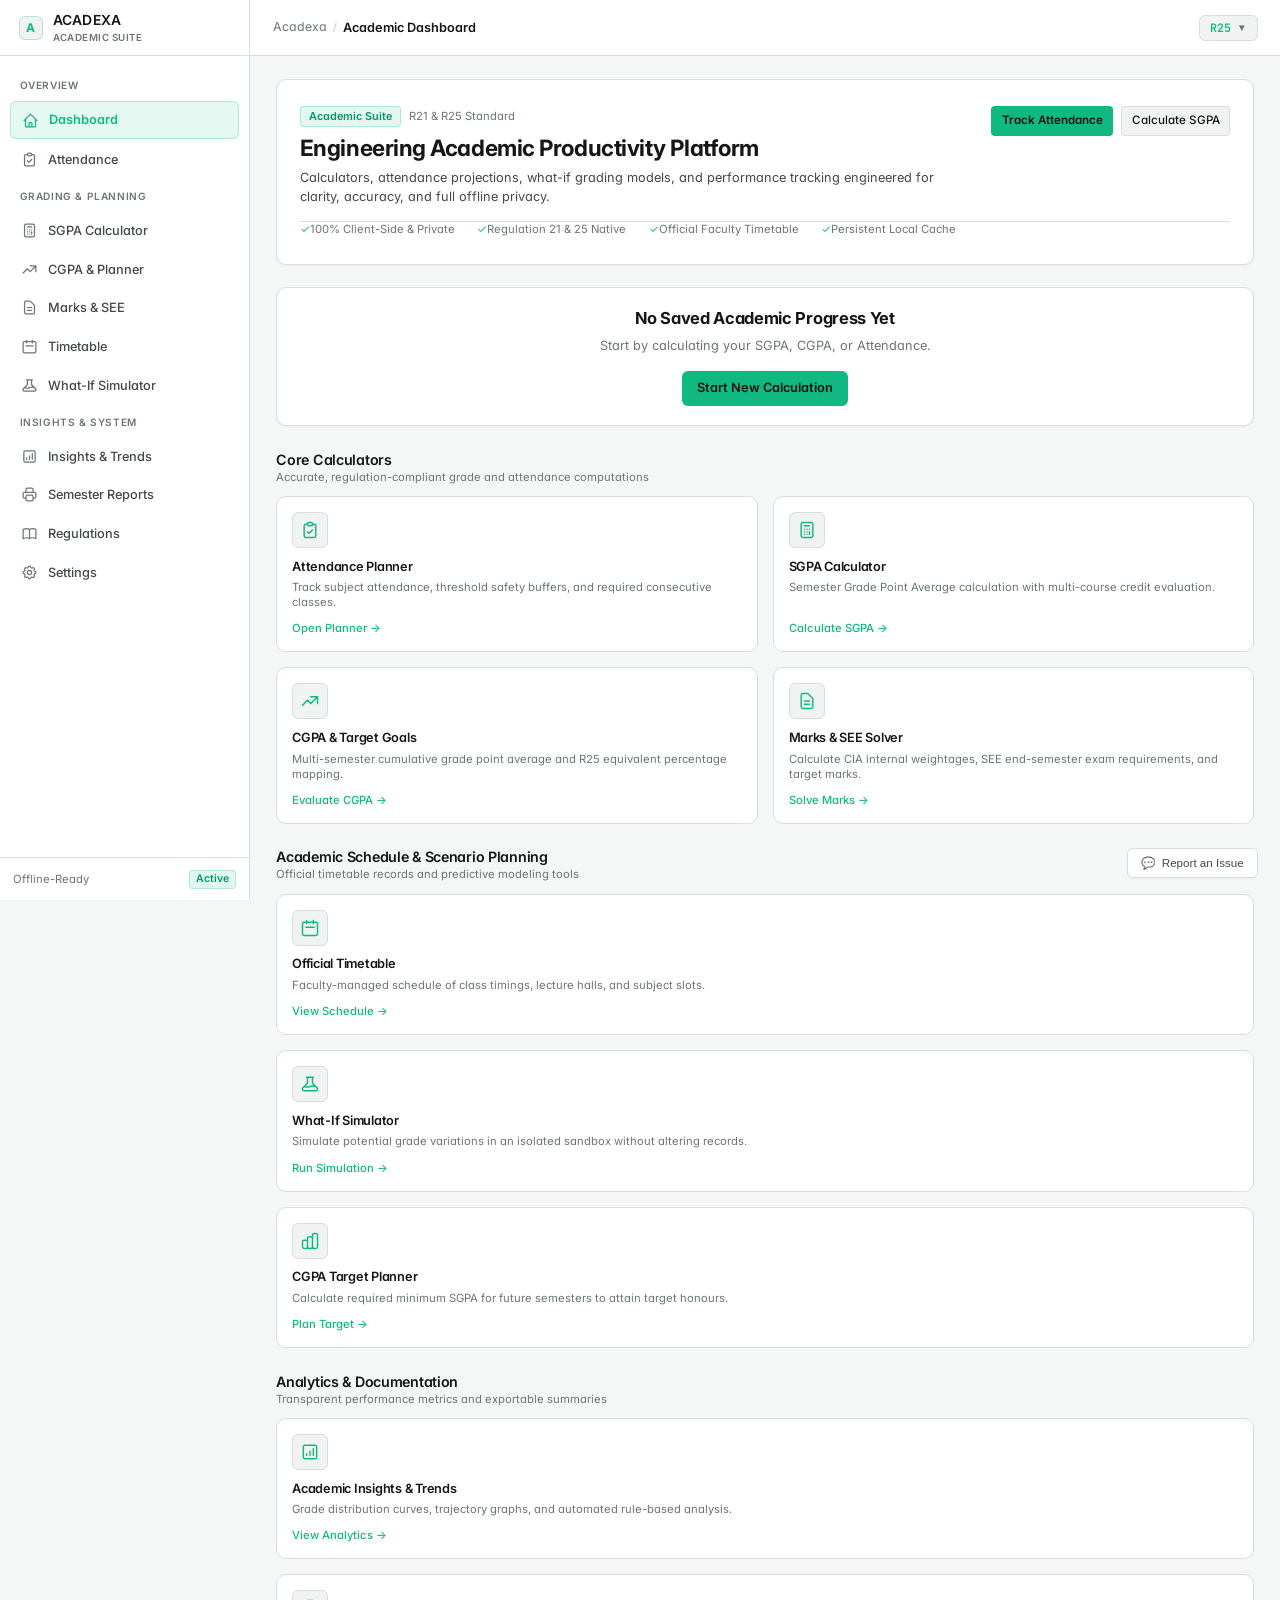
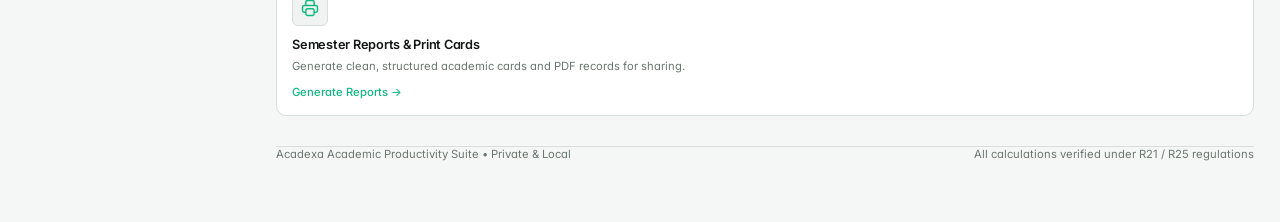
<file: index.html>
<!DOCTYPE html>
<html lang="en">
<head>
  <meta charset="UTF-8" />
  <meta name="viewport" content="width=device-width, initial-scale=1.0" />
  <title>Acadexa — Academic Productivity Suite</title>
  <meta name="description" content="Regulation-aware academic performance and planning platform. Track attendance, calculate SGPA & CGPA, simulate marks and scenarios offline." />
  <link rel="icon" type="image/svg+xml" href="assets/favicon.svg" />
  <link rel="manifest" href="manifest.json" />
  <link rel="stylesheet" href="css/style.css" />
  <link rel="stylesheet" href="css/components.css" />
  <link rel="stylesheet" href="css/responsive.css" />
</head>
<body>
  <div class="app-shell">
    <!-- Stable Sidebar Shell -->
    <div id="sidebar-container"></div>

    <div class="app-main-wrapper">
      <!-- Compact Topbar -->
      <div id="topbar-container"></div>

      <!-- Main Content Area -->
      <main class="main-content">
        <div class="app-container">

          <!-- Restrained Hero Header -->
          <section class="card mb-6" style="padding: 1.75rem 1.5rem; border-color: var(--border-color);">
            <div class="flex justify-between items-start flex-wrap gap-4">
              <div>
                <div class="flex items-center gap-2 mb-2">
                  <span class="status-badge pass" style="font-size: 0.725rem;">Academic Suite</span>
                  <span class="text-xs text-muted">R21 & R25 Standard</span>
                </div>
                <h1 class="text-2xl font-bold mb-2">Engineering Academic Productivity Platform</h1>
                <p class="text-sm text-secondary" style="max-width: 640px;">
                  Calculators, attendance projections, what-if grading models, and performance tracking engineered for clarity, accuracy, and full offline privacy.
                </p>
              </div>
              <div class="flex gap-2 items-center flex-wrap">
                <a href="attendance.html" class="btn btn-primary btn-sm">
                  Track Attendance
                </a>
                <a href="sgpa.html" class="btn btn-secondary btn-sm">
                  Calculate SGPA
                </a>
              </div>
            </div>

            <div class="flex gap-6 mt-4 pt-4 border-t flex-wrap text-xs text-muted" style="border-color: var(--border-color);">
              <span class="flex items-center gap-1.5"><span class="text-emerald">✓</span> 100% Client-Side & Private</span>
              <span class="flex items-center gap-1.5"><span class="text-emerald">✓</span> Regulation 21 & 25 Native</span>
              <span class="flex items-center gap-1.5"><span class="text-emerald">✓</span> Official Faculty Timetable</span>
              <span class="flex items-center gap-1.5"><span class="text-emerald">✓</span> Persistent Local Cache</span>
            </div>
          </section>

          <!-- Saved Academic Progress Banner (if present in local cache) -->
          <div id="saved-progress-container" class="mb-6"></div>

          <!-- Section 1: Core Performance Calculators -->
          <section class="mb-6">
            <div class="flex justify-between items-center mb-3">
              <div>
                <h2 class="text-base font-semibold">Core Calculators</h2>
                <p class="text-xs text-muted">Accurate, regulation-compliant grade and attendance computations</p>
              </div>
            </div>

            <div class="grid grid-cols-2 md:grid-cols-4 gap-4">
              <a href="attendance.html" class="action-card">
                <div>
                  <div class="action-icon">
                    <svg width="20" height="20" fill="none" stroke="currentColor" viewBox="0 0 24 24"><path stroke-linecap="round" stroke-linejoin="round" stroke-width="1.75" d="M9 5H7a2 2 0 00-2 2v12a2 2 0 002 2h10a2 2 0 002-2V7a2 2 0 00-2-2h-2M9 5a2 2 0 002 2h2a2 2 0 002-2M9 5a2 2 0 012-2h2a2 2 0 012 2m-6 9l2 2 4-4"/></svg>
                  </div>
                  <h3 class="font-semibold text-sm mb-1">Attendance Planner</h3>
                  <p class="text-xs text-muted">Track subject attendance, threshold safety buffers, and required consecutive classes.</p>
                </div>
                <span class="text-xs text-emerald mt-3 font-medium">Open Planner →</span>
              </a>

              <a href="sgpa.html" class="action-card">
                <div>
                  <div class="action-icon">
                    <svg width="20" height="20" fill="none" stroke="currentColor" viewBox="0 0 24 24"><path stroke-linecap="round" stroke-linejoin="round" stroke-width="1.75" d="M9 7h6m0 10v-3m-3 3h.01M9 17h.01M9 14h.01M12 14h.01M15 11h.01M12 11h.01M9 11h.01M7 21h10a2 2 0 002-2V5a2 2 0 00-2-2H7a2 2 0 00-2 2v14a2 2 0 002 2z"/></svg>
                  </div>
                  <h3 class="font-semibold text-sm mb-1">SGPA Calculator</h3>
                  <p class="text-xs text-muted">Semester Grade Point Average calculation with multi-course credit evaluation.</p>
                </div>
                <span class="text-xs text-emerald mt-3 font-medium">Calculate SGPA →</span>
              </a>

              <a href="cgpa.html" class="action-card">
                <div>
                  <div class="action-icon">
                    <svg width="20" height="20" fill="none" stroke="currentColor" viewBox="0 0 24 24"><path stroke-linecap="round" stroke-linejoin="round" stroke-width="1.75" d="M13 7h8m0 0v8m0-8l-8 8-4-4-6 6"/></svg>
                  </div>
                  <h3 class="font-semibold text-sm mb-1">CGPA & Target Goals</h3>
                  <p class="text-xs text-muted">Multi-semester cumulative grade point average and R25 equivalent percentage mapping.</p>
                </div>
                <span class="text-xs text-emerald mt-3 font-medium">Evaluate CGPA →</span>
              </a>

              <a href="marks.html" class="action-card">
                <div>
                  <div class="action-icon">
                    <svg width="20" height="20" fill="none" stroke="currentColor" viewBox="0 0 24 24"><path stroke-linecap="round" stroke-linejoin="round" stroke-width="1.75" d="M9 12h6m-6 4h6m2 5H7a2 2 0 01-2-2V5a2 2 0 012-2h5.586a1 1 0 01.707.293l5.414 5.414a1 1 0 01.293.707V19a2 2 0 01-2 2z"/></svg>
                  </div>
                  <h3 class="font-semibold text-sm mb-1">Marks & SEE Solver</h3>
                  <p class="text-xs text-muted">Calculate CIA internal weightages, SEE end-semester exam requirements, and target marks.</p>
                </div>
                <span class="text-xs text-emerald mt-3 font-medium">Solve Marks →</span>
              </a>
            </div>
          </section>

          <!-- Section 2: Academic Schedules & Simulations -->
          <section class="mb-6">
            <div class="flex justify-between items-center mb-3">
              <div>
                <h2 class="text-base font-semibold">Academic Schedule & Scenario Planning</h2>
                <p class="text-xs text-muted">Official timetable records and predictive modeling tools</p>
              </div>
            </div>

            <div class="grid grid-cols-1 md:grid-cols-3 gap-4">
              <a href="timetable.html" class="action-card">
                <div>
                  <div class="action-icon">
                    <svg width="20" height="20" fill="none" stroke="currentColor" viewBox="0 0 24 24"><path stroke-linecap="round" stroke-linejoin="round" stroke-width="1.75" d="M8 7V3m8 4V3m-9 8h10M5 21h14a2 2 0 002-2V7a2 2 0 00-2-2H5a2 2 0 00-2 2v12a2 2 0 002 2z"/></svg>
                  </div>
                  <h3 class="font-semibold text-sm mb-1">Official Timetable</h3>
                  <p class="text-xs text-muted">Faculty-managed schedule of class timings, lecture halls, and subject slots.</p>
                </div>
                <span class="text-xs text-emerald mt-3 font-medium">View Schedule →</span>
              </a>

              <a href="what-if.html" class="action-card">
                <div>
                  <div class="action-icon">
                    <svg width="20" height="20" fill="none" stroke="currentColor" viewBox="0 0 24 24"><path stroke-linecap="round" stroke-linejoin="round" stroke-width="1.75" d="M19.428 15.428a2 2 0 00-1.022-.547l-2.387-.477a6 6 0 00-3.86.517l-.318.158a6 6 0 01-3.86.517L6.05 15.21a2 2 0 00-1.806.547M8 4h8l-1 1v5.172a2 2 0 00.586 1.414l5 5c1.26 1.26.367 3.414-1.415 3.414H4.828c-1.782 0-2.674-2.154-1.414-3.414l5-5A2 2 0 009 10.172V5L8 4z"/></svg>
                  </div>
                  <h3 class="font-semibold text-sm mb-1">What-If Simulator</h3>
                  <p class="text-xs text-muted">Simulate potential grade variations in an isolated sandbox without altering records.</p>
                </div>
                <span class="text-xs text-emerald mt-3 font-medium">Run Simulation →</span>
              </a>

              <a href="cgpa.html#planner" class="action-card">
                <div>
                  <div class="action-icon">
                    <svg width="20" height="20" fill="none" stroke="currentColor" viewBox="0 0 24 24"><path stroke-linecap="round" stroke-linejoin="round" stroke-width="1.75" d="M9 19v-6a2 2 0 00-2-2H5a2 2 0 00-2 2v6a2 2 0 002 2h2a2 2 0 002-2zm0 0V9a2 2 0 012-2h2a2 2 0 012 2v10m-6 0a2 2 0 002 2h2a2 2 0 002-2m0 0V5a2 2 0 012-2h2a2 2 0 012 2v14a2 2 0 01-2 2h-2a2 2 0 01-2-2z"/></svg>
                  </div>
                  <h3 class="font-semibold text-sm mb-1">CGPA Target Planner</h3>
                  <p class="text-xs text-muted">Calculate required minimum SGPA for future semesters to attain target honours.</p>
                </div>
                <span class="text-xs text-emerald mt-3 font-medium">Plan Target →</span>
              </a>
            </div>
          </section>

          <!-- Section 3: Insights & Reports -->
          <section class="mb-6">
            <div class="flex justify-between items-center mb-3">
              <div>
                <h2 class="text-base font-semibold">Analytics & Documentation</h2>
                <p class="text-xs text-muted">Transparent performance metrics and exportable summaries</p>
              </div>
            </div>

            <div class="grid grid-cols-1 md:grid-cols-2 gap-4">
              <a href="insights.html" class="action-card">
                <div>
                  <div class="action-icon">
                    <svg width="20" height="20" fill="none" stroke="currentColor" viewBox="0 0 24 24"><path stroke-linecap="round" stroke-linejoin="round" stroke-width="1.75" d="M16 8v8m-4-5v5m-4-2v2m-2 4h12a2 2 0 002-2V6a2 2 0 00-2-2H6a2 2 0 00-2 2v12a2 2 0 002 2z"/></svg>
                  </div>
                  <h3 class="font-semibold text-sm mb-1">Academic Insights & Trends</h3>
                  <p class="text-xs text-muted">Grade distribution curves, trajectory graphs, and automated rule-based analysis.</p>
                </div>
                <span class="text-xs text-emerald mt-3 font-medium">View Analytics →</span>
              </a>

              <a href="reports.html" class="action-card">
                <div>
                  <div class="action-icon">
                    <svg width="20" height="20" fill="none" stroke="currentColor" viewBox="0 0 24 24"><path stroke-linecap="round" stroke-linejoin="round" stroke-width="1.75" d="M17 17h2a2 2 0 002-2v-4a2 2 0 00-2-2H5a2 2 0 00-2 2v4a2 2 0 002 2h2m2 4h6a2 2 0 002-2v-4a2 2 0 00-2-2H9a2 2 0 00-2 2v4a2 2 0 002 2zm8-12V5a2 2 0 00-2-2H9a2 2 0 00-2 2v4h10z"/></svg>
                  </div>
                  <h3 class="font-semibold text-sm mb-1">Semester Reports & Print Cards</h3>
                  <p class="text-xs text-muted">Generate clean, structured academic cards and PDF records for sharing.</p>
                </div>
                <span class="text-xs text-emerald mt-3 font-medium">Generate Reports →</span>
              </a>
            </div>
          </section>

          <!-- System Footer Notice -->
          <footer class="mt-8 pt-4 border-t text-xs text-muted flex justify-between items-center flex-wrap gap-2" style="border-color: var(--border-color);">
            <span>Acadexa Academic Productivity Suite • Private & Local</span>
            <span>All calculations verified under R21 / R25 regulations</span>
          </footer>

        </div>
      </main>
    </div>
  </div>

  <!-- Mobile Sticky Bottom Navigation -->
  <nav class="mobile-nav-bar" id="mobile-nav-bar"></nav>

  <!-- Script Engine Modules -->
  <script src="js/data/regulations.js"></script>
  <script src="js/core/grading.js"></script>
  <script src="js/core/attendance.js"></script>
  <script src="js/core/marks.js"></script>
  <script src="js/core/sgpa.js"></script>
  <script src="js/core/cgpa.js"></script>
  <script src="js/core/projection.js"></script>
  <script src="js/features/storage.js"></script>
  <script src="js/features/charts.js"></script>
  <script src="js/features/sharing.js"></script>
  <script src="js/components/navbar.js"></script>
  <script src="js/components/regulation-selector.js"></script>
  <script src="js/components/result-card.js"></script>
  <script src="js/components/modal.js"></script>
  <script src="js/components/feedback.js"></script>
  <script src="js/pages/home.js"></script>
</body>
</html>
</file>
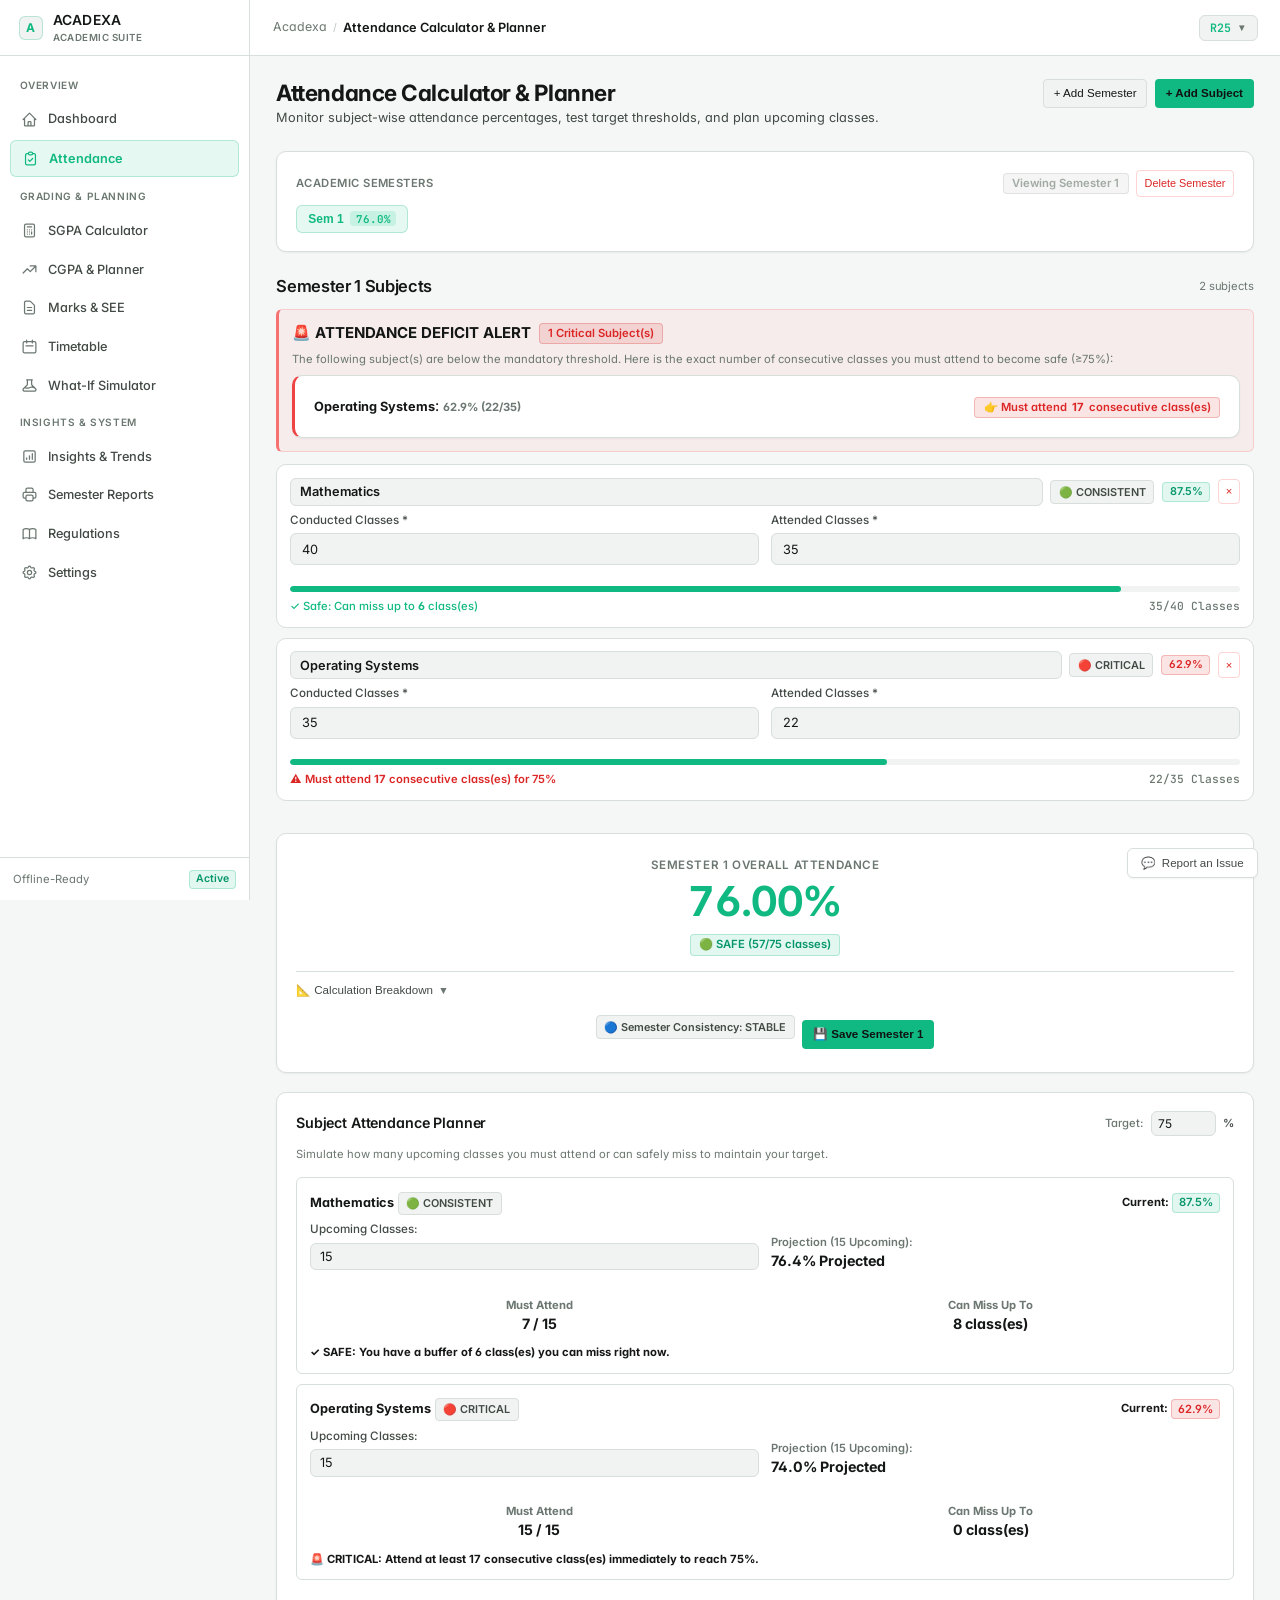
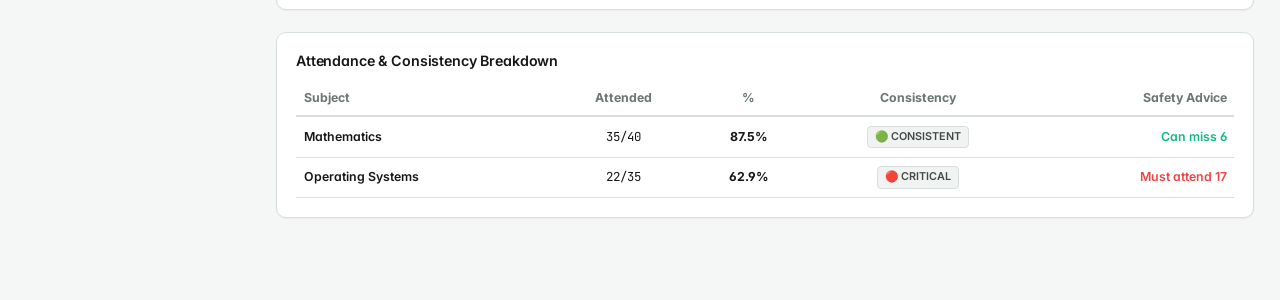
<file: attendance.html>
<!DOCTYPE html>
<html lang="en">
<head>
  <meta charset="UTF-8" />
  <meta name="viewport" content="width=device-width, initial-scale=1.0" />
  <title>Attendance Calculator & Planner — Acadexa</title>
  <meta name="description" content="Calculate current attendance percentages, track subject consistency, and simulate future class planning under academic regulations." />
  <link rel="icon" type="image/svg+xml" href="assets/favicon.svg" />
  <link rel="stylesheet" href="css/style.css" />
  <link rel="stylesheet" href="css/components.css" />
  <link rel="stylesheet" href="css/responsive.css" />
</head>
<body>
  <div class="app-shell">
    <!-- Stable Sidebar Shell -->
    <div id="sidebar-container"></div>

    <div class="app-main-wrapper">
      <!-- Compact Topbar -->
      <div id="topbar-container"></div>

      <!-- Main Content -->
      <main class="main-content">
        <div class="app-container">

          <!-- Section A: Page Header with clear purpose -->
          <div class="flex justify-between items-start mb-6 flex-wrap gap-4">
            <div>
              <h1 class="text-2xl font-bold mb-1">Attendance Calculator & Planner</h1>
              <p class="text-sm text-secondary">Monitor subject-wise attendance percentages, test target thresholds, and plan upcoming classes.</p>
            </div>
            <div class="flex gap-2 items-center flex-wrap">
              <button id="add-att-sem-btn" class="btn btn-secondary btn-sm">
                + Add Semester
              </button>
              <button id="add-subject-btn" class="btn btn-primary btn-sm">
                + Add Subject
              </button>
            </div>
          </div>

          <!-- Semester Switcher Bar -->
          <div class="card mb-6 p-3">
            <div class="flex items-center justify-between flex-wrap gap-2 mb-2">
              <span class="text-xs font-semibold text-muted" style="letter-spacing: 0.04em;">ACADEMIC SEMESTERS</span>
              <div class="flex items-center gap-2">
                <span id="att-active-sem-badge" class="status-badge info text-xs">Viewing Semester 1</span>
                <button id="delete-att-sem-btn" class="btn btn-sm btn-outline" style="color: var(--status-fail-text); border-color: rgba(248, 113, 113, 0.3); padding: 0.2rem 0.5rem; font-size: 0.725rem;" title="Delete this semester's attendance records">
                  Delete Semester
                </button>
              </div>
            </div>
            <div id="att-sem-tabs-bar" class="flex gap-2 flex-wrap items-center">
              <!-- Dynamic Semester Tabs -->
            </div>
          </div>

          <!-- Main Grid -->
          <div class="grid grid-cols-1 md:grid-cols-2 gap-6">

            <!-- Left Column: Subject Records & Live Calculator Form -->
            <div>
              <div class="flex justify-between items-center mb-3">
                <h2 id="att-sem-heading" class="text-lg font-semibold">Semester 1 Subjects</h2>
                <span id="att-subject-count-badge" class="text-xs text-muted tabular-nums">0 subjects</span>
              </div>

              <!-- Critical Alert Box (Dynamic) -->
              <div id="critical-alert-container"></div>

              <!-- Dynamic Subject Input Rows -->
              <div id="subject-list-container">
                <!-- Subject rows populated by attendance.js -->
              </div>
            </div>

            <!-- Right Column: Summary Panels & Upcoming Planner -->
            <div>
              <!-- Section B & E: Summary Result Hero & Consistency -->
              <div id="att-overall-result-container">
                <!-- Dynamic Summary Container -->
              </div>

              <!-- Section D: Distinct Planning Section for Upcoming Classes -->
              <div class="card mb-6" id="subject-planner-card">
                <div class="flex justify-between items-center mb-3">
                  <h3 class="card-title">Subject Attendance Planner</h3>
                  <div class="flex items-center gap-2">
                    <label for="global-target-input" class="text-xs text-muted font-medium">Target:</label>
                    <input type="number" id="global-target-input" class="form-control" style="width: 65px; padding: 0.25rem 0.45rem; font-size: 0.8rem;" min="50" max="100" value="75" />
                    <span class="text-xs font-semibold text-secondary">%</span>
                  </div>
                </div>
                <p class="text-xs text-muted mb-4">Simulate how many upcoming classes you must attend or can safely miss to maintain your target.</p>
                <div id="subject-planner-list">
                  <!-- Dynamic per-subject planner cards -->
                </div>
              </div>

              <!-- Breakdown Table -->
              <div class="card mb-6" id="subject-overview-card">
                <h3 class="card-title mb-3">Attendance & Consistency Breakdown</h3>
                <div id="subject-overview-list">
                  <!-- Dynamic Breakdown Table -->
                </div>
              </div>
            </div>

          </div>

        </div>
      </main>
    </div>
  </div>

  <!-- Mobile Sticky Bottom Navigation -->
  <nav class="mobile-nav-bar" id="mobile-nav-bar"></nav>

  <!-- Scripts -->
  <script src="js/data/regulations.js"></script>
  <script src="js/core/attendance.js"></script>
  <script src="js/features/storage.js"></script>
  <script src="js/features/sharing.js"></script>
  <script src="js/components/navbar.js"></script>
  <script src="js/components/regulation-selector.js"></script>
  <script src="js/components/result-card.js"></script>
  <script src="js/components/modal.js"></script>
  <script src="js/components/feedback.js"></script>
  <script src="js/pages/attendance.js"></script>
</body>
</html>
</file>
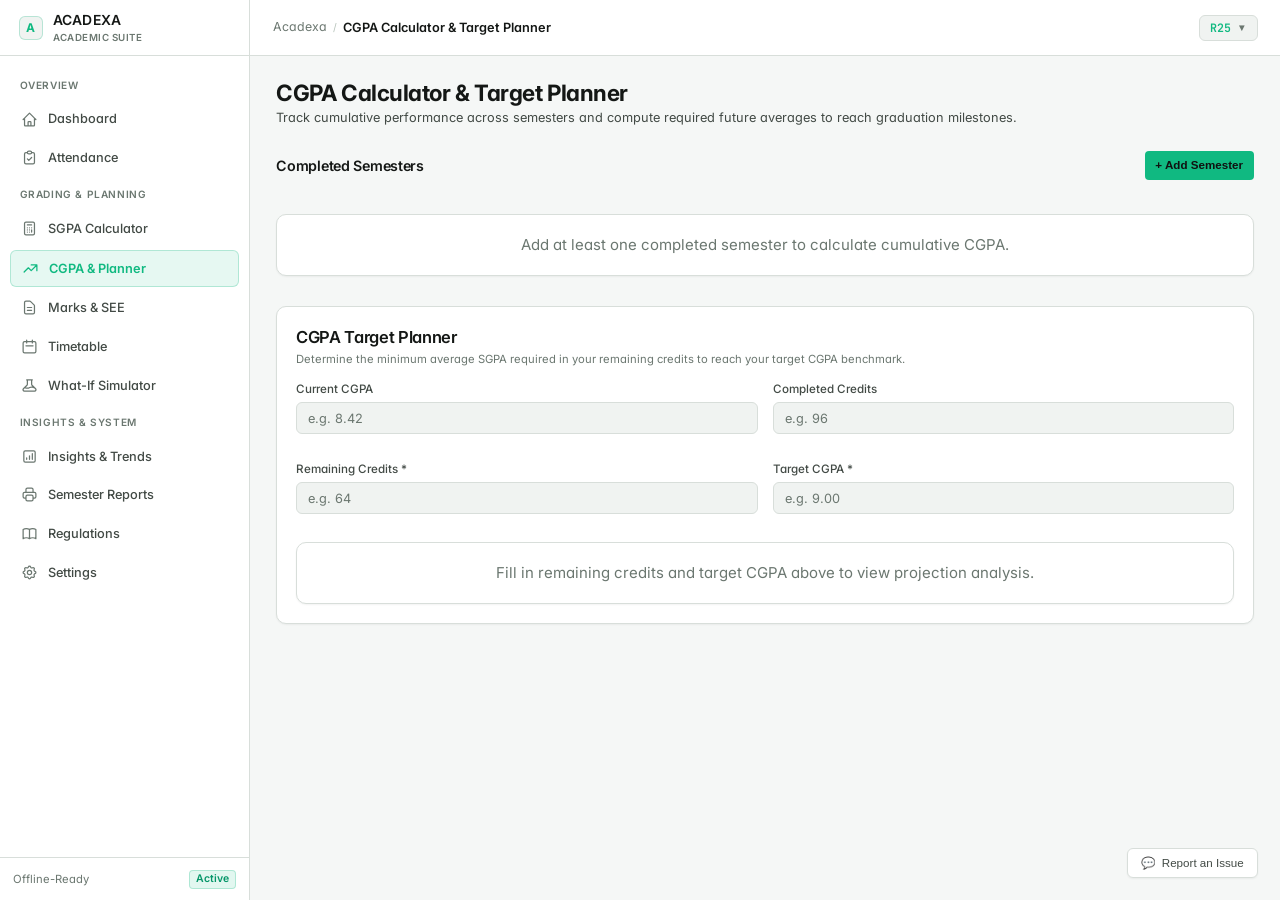
<file: cgpa.html>
<!DOCTYPE html>
<html lang="en">
<head>
  <meta charset="UTF-8" />
  <meta name="viewport" content="width=device-width, initial-scale=1.0" />
  <title>CGPA Calculator & Target Planner — Acadexa</title>
  <meta name="description" content="Track cumulative grade point average across semesters and solve required SGPA for target CGPA goals." />
  <link rel="icon" type="image/svg+xml" href="assets/favicon.svg" />
  <link rel="stylesheet" href="css/style.css" />
  <link rel="stylesheet" href="css/components.css" />
  <link rel="stylesheet" href="css/responsive.css" />
</head>
<body>
  <div class="app-shell">
    <div id="sidebar-container"></div>

    <div class="app-main-wrapper">
      <div id="topbar-container"></div>

      <main class="main-content">
        <div class="app-container">
          <div class="mb-6">
            <h1 class="text-2xl font-bold mb-1">CGPA Calculator & Target Planner</h1>
            <p class="text-sm text-secondary">Track cumulative performance across semesters and compute required future averages to reach graduation milestones.</p>
          </div>

          <div class="grid grid-cols-1 md:grid-cols-2 gap-6 mb-8">
            <!-- Left: Semester Rows -->
            <div>
              <div class="flex justify-between items-center mb-3">
                <h2 class="text-base font-semibold">Completed Semesters</h2>
                <button id="add-sem-btn" class="btn btn-sm btn-primary">+ Add Semester</button>
              </div>
              <div id="sem-list-container">
                <!-- Dynamic Semester Rows -->
              </div>
            </div>

            <!-- Right: CGPA Hero Card -->
            <div>
              <div id="cgpa-result-container">
                <!-- Dynamic CGPA Card -->
              </div>
            </div>
          </div>

          <!-- Dedicated CGPA Planner Section -->
          <section id="planner" class="card p-6">
            <div class="mb-4">
              <h2 class="text-lg font-semibold mb-1">CGPA Target Planner</h2>
              <p class="text-xs text-muted">Determine the minimum average SGPA required in your remaining credits to reach your target CGPA benchmark.</p>
            </div>

            <div class="grid grid-cols-2 md:grid-cols-4 gap-4 mb-4">
              <div class="form-group mb-0">
                <label class="form-label text-xs">Current CGPA</label>
                <input type="number" step="0.01" min="0" max="10" id="plan-current-cgpa" class="form-control" placeholder="e.g. 8.42" />
              </div>
              <div class="form-group mb-0">
                <label class="form-label text-xs">Completed Credits</label>
                <input type="number" step="0.5" min="0" id="plan-completed-credits" class="form-control" placeholder="e.g. 96" />
              </div>
              <div class="form-group mb-0">
                <label class="form-label text-xs">Remaining Credits *</label>
                <input type="number" step="0.5" min="1" id="plan-remaining-credits" class="form-control" placeholder="e.g. 64" required />
              </div>
              <div class="form-group mb-0">
                <label class="form-label text-xs">Target CGPA *</label>
                <input type="number" step="0.01" min="0" max="10" id="plan-target-cgpa" class="form-control" placeholder="e.g. 9.00" required />
              </div>
            </div>

            <div id="cgpa-planner-result-container">
              <!-- Dynamic Planner Result Card & Benchmark Table -->
            </div>
          </section>

        </div>
      </main>
    </div>
  </div>

  <nav class="mobile-nav-bar" id="mobile-nav-bar"></nav>

  <script src="js/data/regulations.js"></script>
  <script src="js/core/grading.js"></script>
  <script src="js/core/cgpa.js"></script>
  <script src="js/core/projection.js"></script>
  <script src="js/features/storage.js"></script>
  <script src="js/components/navbar.js"></script>
  <script src="js/components/regulation-selector.js"></script>
  <script src="js/components/result-card.js"></script>
  <script src="js/components/modal.js"></script>
  <script src="js/components/feedback.js"></script>
  <script src="js/pages/cgpa.js"></script>
</body>
</html>
</file>
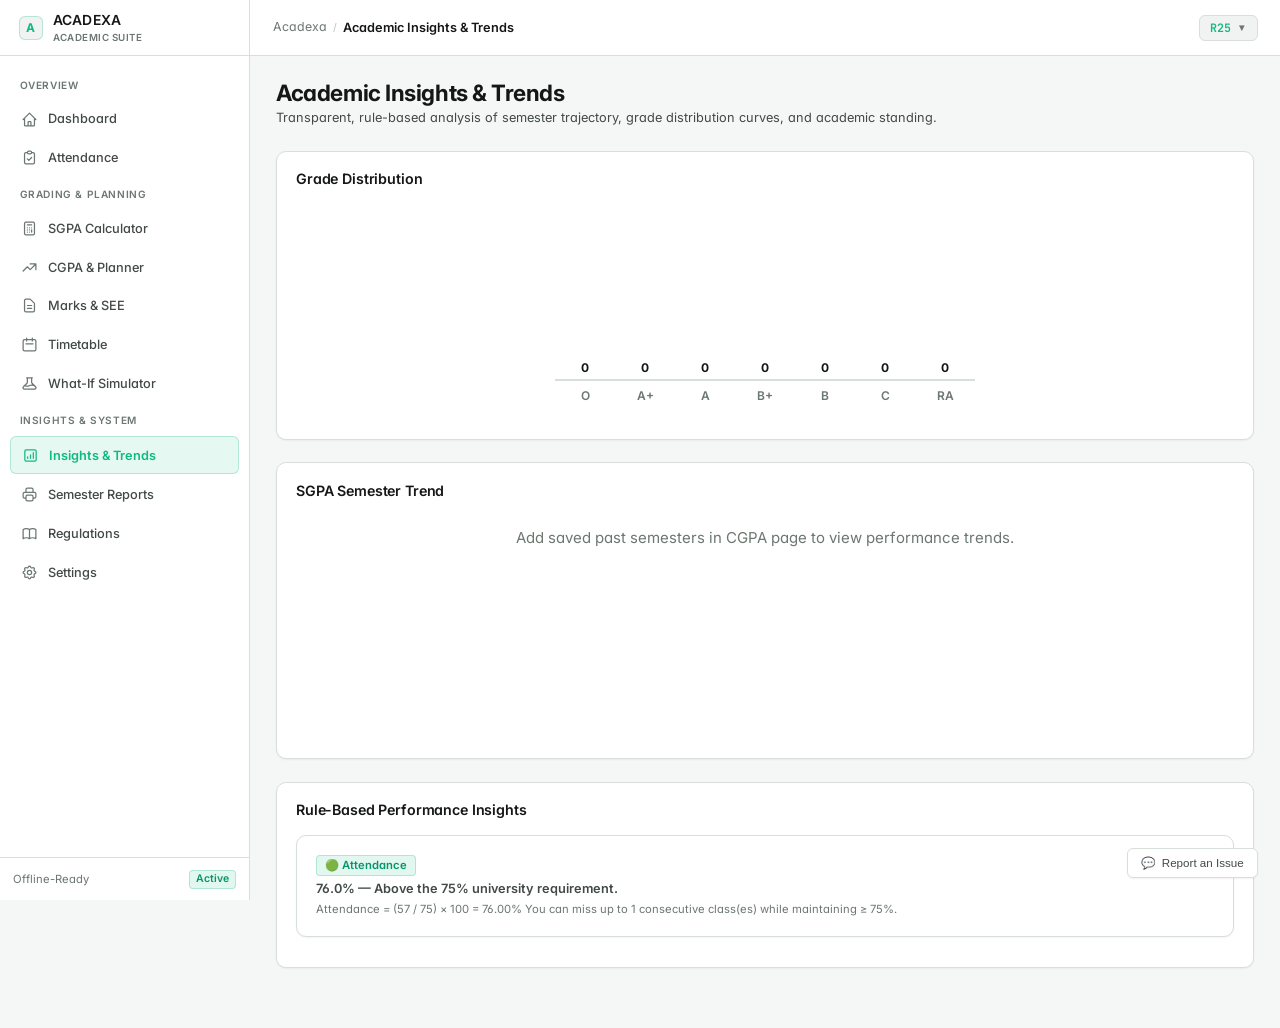
<file: insights.html>
<!DOCTYPE html>
<html lang="en">
<head>
  <meta charset="UTF-8" />
  <meta name="viewport" content="width=device-width, initial-scale=1.0" />
  <title>Academic Insights & Trends — Acadexa</title>
  <meta name="description" content="Transparent, rule-based analytics of semester performance, grade distributions, and trends." />
  <link rel="icon" type="image/svg+xml" href="assets/favicon.svg" />
  <link rel="stylesheet" href="css/style.css" />
  <link rel="stylesheet" href="css/components.css" />
  <link rel="stylesheet" href="css/responsive.css" />
</head>
<body>
  <div class="app-shell">
    <div id="sidebar-container"></div>

    <div class="app-main-wrapper">
      <div id="topbar-container"></div>

      <main class="main-content">
        <div class="app-container">
          <div class="mb-6">
            <h1 class="text-2xl font-bold mb-1">Academic Insights & Trends</h1>
            <p class="text-sm text-secondary">Transparent, rule-based analysis of semester trajectory, grade distribution curves, and academic standing.</p>
          </div>

          <div class="grid grid-cols-1 md:grid-cols-2 gap-6 mb-6">
            <!-- Grade Distribution Chart -->
            <div class="card">
              <h2 class="card-title mb-3">Grade Distribution</h2>
              <div id="insights-grade-chart" style="height: 220px;">
                <!-- SVG Bar Chart -->
              </div>
            </div>

            <!-- SGPA Trend Chart -->
            <div class="card">
              <h2 class="card-title mb-3">SGPA Semester Trend</h2>
              <div id="insights-trend-chart" style="height: 220px;">
                <!-- SVG Line Chart -->
              </div>
              <p id="insights-trend-text" class="text-xs text-muted text-center mt-2 font-medium"></p>
            </div>
          </div>

          <!-- Rule-based Insights Cards -->
          <section class="card">
            <h2 class="card-title mb-4">Rule-Based Performance Insights</h2>
            <div id="rule-insights-container">
              <!-- Dynamic rule cards -->
            </div>
          </section>

        </div>
      </main>
    </div>
  </div>

  <nav class="mobile-nav-bar" id="mobile-nav-bar"></nav>

  <script src="js/data/regulations.js"></script>
  <script src="js/core/grading.js"></script>
  <script src="js/core/attendance.js"></script>
  <script src="js/core/sgpa.js"></script>
  <script src="js/core/cgpa.js"></script>
  <script src="js/features/storage.js"></script>
  <script src="js/features/charts.js"></script>
  <script src="js/components/navbar.js"></script>
  <script src="js/components/regulation-selector.js"></script>
  <script src="js/components/result-card.js"></script>
  <script src="js/components/modal.js"></script>
  <script src="js/components/feedback.js"></script>
  <script src="js/pages/insights.js"></script>
</body>
</html>
</file>
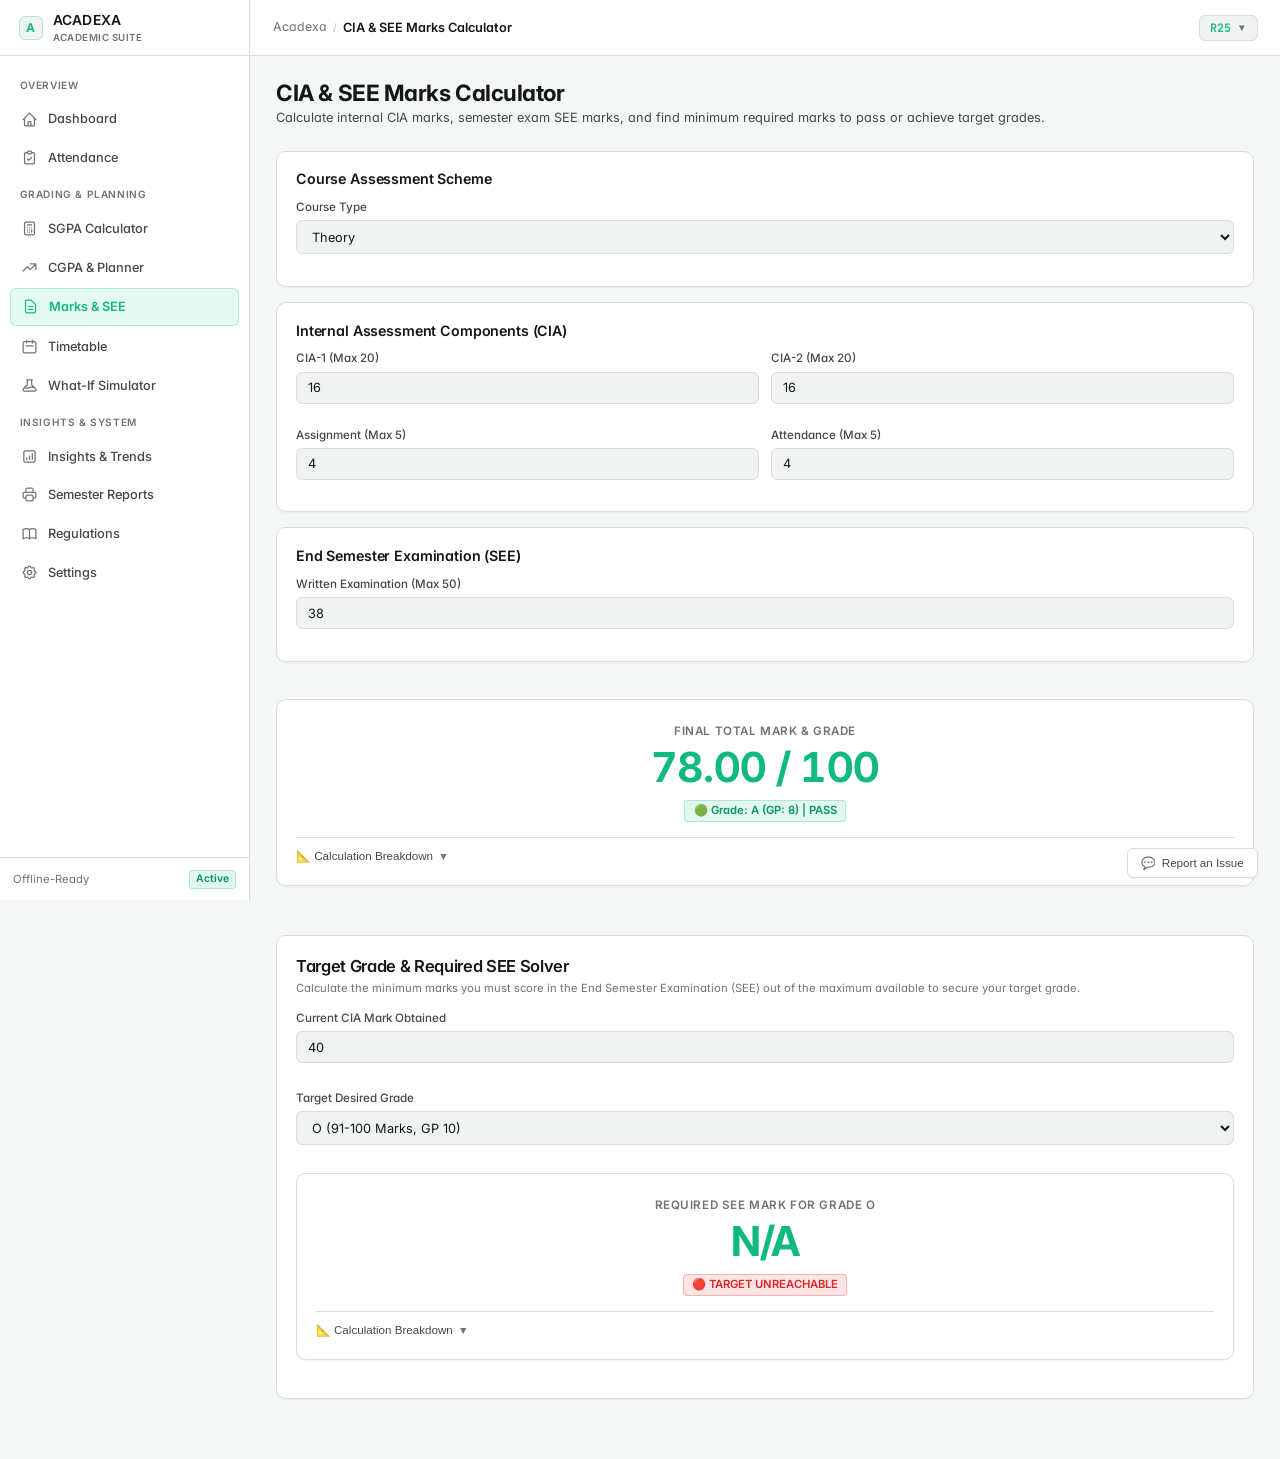
<file: marks.html>
<!DOCTYPE html>
<html lang="en">
<head>
  <meta charset="UTF-8" />
  <meta name="viewport" content="width=device-width, initial-scale=1.0" />
  <title>CIA & SEE Marks Calculator — Acadexa</title>
  <meta name="description" content="Calculate continuous internal assessment (CIA) marks, end semester exam (SEE) marks, and required target exam scores." />
  <link rel="icon" type="image/svg+xml" href="assets/favicon.svg" />
  <link rel="stylesheet" href="css/style.css" />
  <link rel="stylesheet" href="css/components.css" />
  <link rel="stylesheet" href="css/responsive.css" />
</head>
<body>
  <div class="app-shell">
    <div id="sidebar-container"></div>

    <div class="app-main-wrapper">
      <div id="topbar-container"></div>

      <main class="main-content">
        <div class="app-container">
          <div class="mb-6">
            <h1 class="text-2xl font-bold mb-1">CIA & SEE Marks Calculator</h1>
            <p class="text-sm text-secondary">Calculate internal CIA marks, semester exam SEE marks, and find minimum required marks to pass or achieve target grades.</p>
          </div>

          <div class="grid grid-cols-1 md:grid-cols-2 gap-6 mb-8">
            <!-- Left: Dynamic Assessment Input Form -->
            <div>
              <div class="card mb-4">
                <h2 class="card-title mb-3">Course Assessment Scheme</h2>
                <div class="form-group mb-0">
                  <label class="form-label text-xs">Course Type</label>
                  <select id="marks-course-type" class="form-control">
                    <!-- Dynamically populated per regulation -->
                  </select>
                </div>
              </div>

              <div id="marks-dynamic-fields">
                <!-- Dynamic CIA & SEE fields per regulation -->
              </div>
            </div>

            <!-- Right: Calculated Marks Result Hero Card -->
            <div>
              <div id="marks-result-container">
                <!-- Dynamic Marks Result Card -->
              </div>
            </div>
          </div>

          <!-- Section: Target Grade / Required Marks Solver -->
          <section id="target" class="card p-6">
            <div class="mb-4">
              <h2 class="text-lg font-semibold mb-1">Target Grade & Required SEE Solver</h2>
              <p class="text-xs text-muted">Calculate the minimum marks you must score in the End Semester Examination (SEE) out of the maximum available to secure your target grade.</p>
            </div>

            <div class="grid grid-cols-1 md:grid-cols-2 gap-4 mb-4">
              <div class="form-group mb-0">
                <label class="form-label text-xs">Current CIA Mark Obtained</label>
                <input type="number" step="0.5" min="0" max="50" id="target-cia-input" class="form-control" placeholder="e.g. 35" />
              </div>
              <div class="form-group mb-0">
                <label class="form-label text-xs">Target Desired Grade</label>
                <select id="target-grade-select" class="form-control">
                  <!-- Dynamically populated -->
                </select>
              </div>
            </div>

            <div id="target-result-container">
              <!-- Dynamic Target Solver Result Card -->
            </div>
          </section>

        </div>
      </main>
    </div>
  </div>

  <nav class="mobile-nav-bar" id="mobile-nav-bar"></nav>

  <script src="js/data/regulations.js"></script>
  <script src="js/core/grading.js"></script>
  <script src="js/core/marks.js"></script>
  <script src="js/features/storage.js"></script>
  <script src="js/components/navbar.js"></script>
  <script src="js/components/regulation-selector.js"></script>
  <script src="js/components/result-card.js"></script>
  <script src="js/components/modal.js"></script>
  <script src="js/components/feedback.js"></script>
  <script src="js/pages/marks.js"></script>
</body>
</html>
</file>
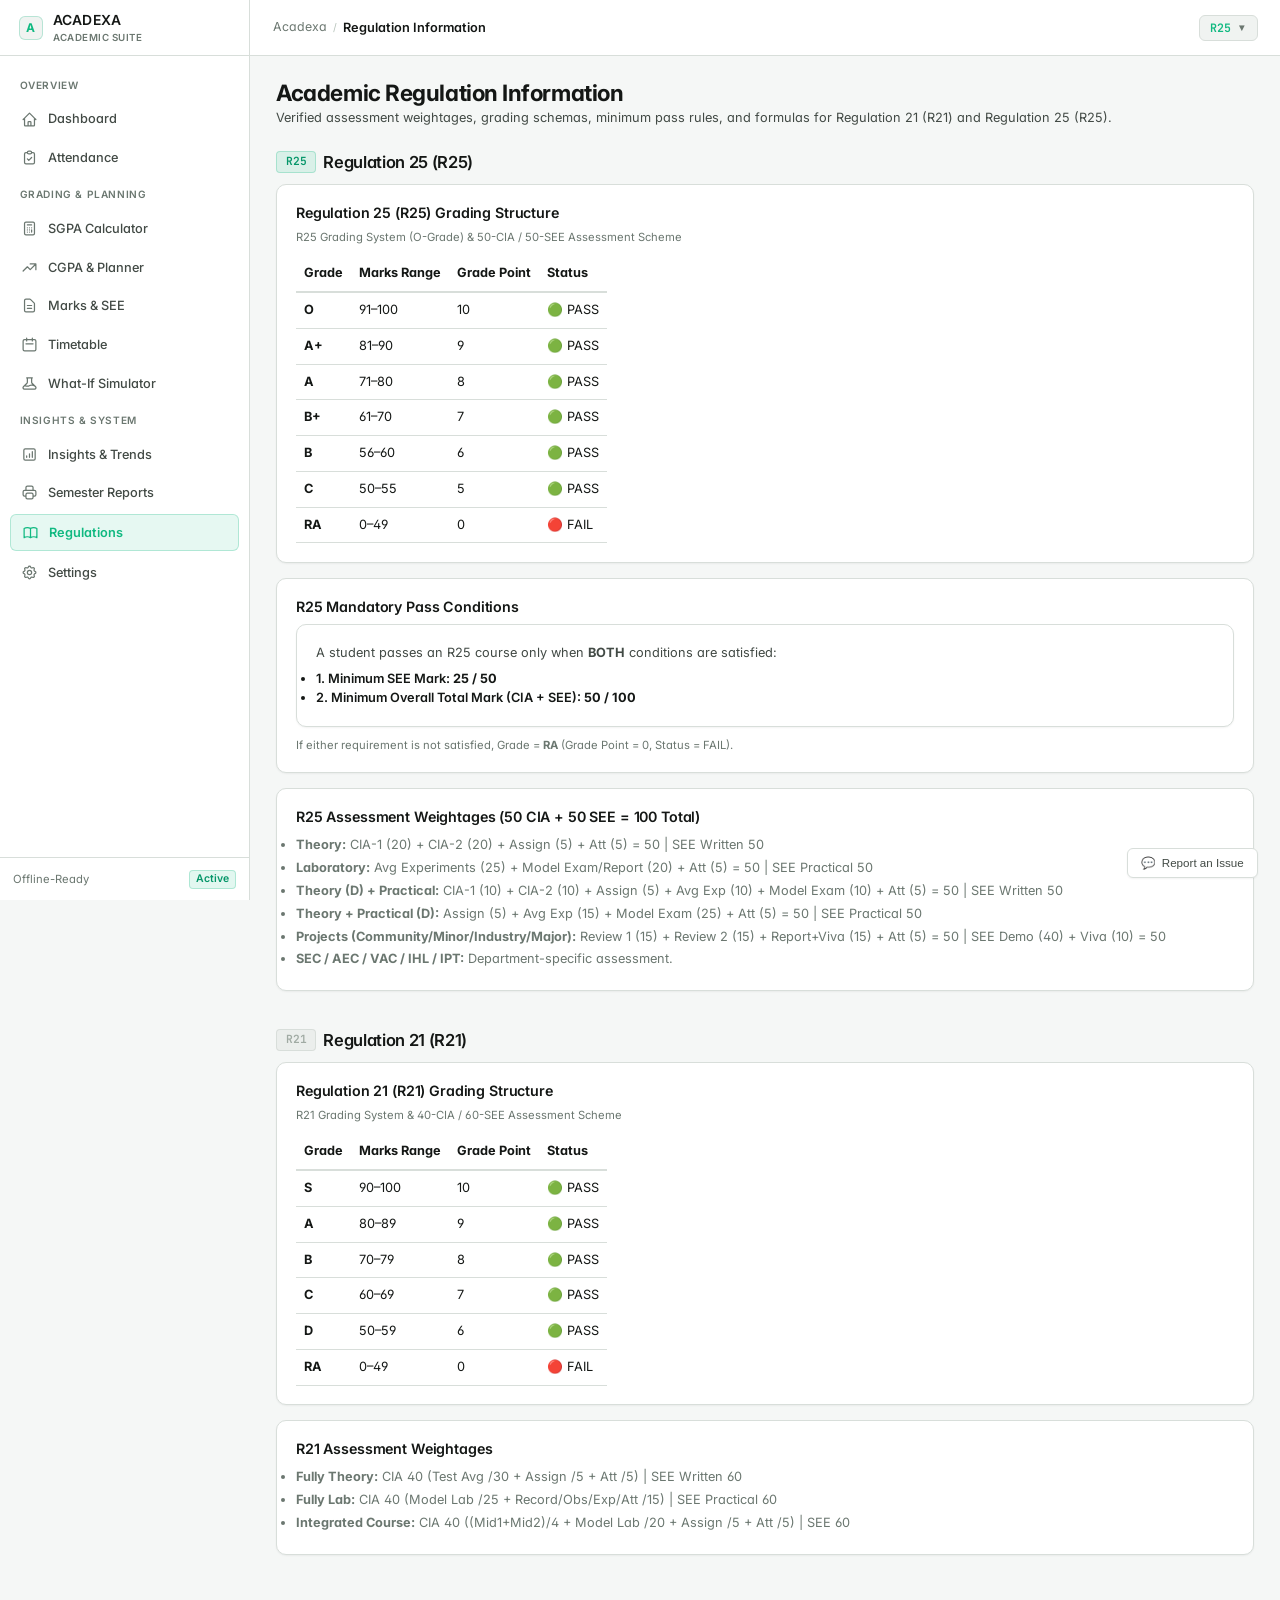
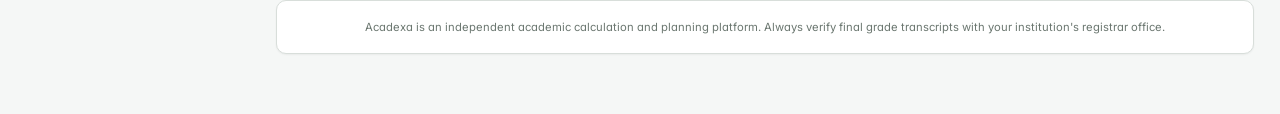
<file: regulation.html>
<!DOCTYPE html>
<html lang="en">
<head>
  <meta charset="UTF-8" />
  <meta name="viewport" content="width=device-width, initial-scale=1.0" />
  <title>Academic Regulation Information — Acadexa</title>
  <meta name="description" content="Detailed grading rules, pass criteria, and formulas for Regulation 21 (R21) and Regulation 25 (R25)." />
  <link rel="icon" type="image/svg+xml" href="assets/favicon.svg" />
  <link rel="stylesheet" href="css/style.css" />
  <link rel="stylesheet" href="css/components.css" />
  <link rel="stylesheet" href="css/responsive.css" />
</head>
<body>
  <div class="app-shell">
    <div id="sidebar-container"></div>

    <div class="app-main-wrapper">
      <div id="topbar-container"></div>

      <main class="main-content">
        <div class="app-container">
          <div class="mb-6">
            <h1 class="text-2xl font-bold mb-1">Academic Regulation Information</h1>
            <p class="text-sm text-secondary">Verified assessment weightages, grading schemas, minimum pass rules, and formulas for Regulation 21 (R21) and Regulation 25 (R25).</p>
          </div>

          <div class="grid grid-cols-1 md:grid-cols-2 gap-6">
            <!-- R25 Column -->
            <div>
              <div class="flex items-center gap-2 mb-3">
                <span class="status-badge pass" style="font-family: var(--font-mono);">R25</span>
                <h2 class="text-lg font-semibold">Regulation 25 (R25)</h2>
              </div>
              <div id="r25-info-container"></div>
            </div>

            <!-- R21 Column -->
            <div>
              <div class="flex items-center gap-2 mb-3">
                <span class="status-badge info" style="font-family: var(--font-mono);">R21</span>
                <h2 class="text-lg font-semibold">Regulation 21 (R21)</h2>
              </div>
              <div id="r21-info-container"></div>
            </div>
          </div>

          <!-- Academic Notice -->
          <footer class="card mt-8 p-4 text-center">
            <p class="text-xs text-muted">
              Acadexa is an independent academic calculation and planning platform. Always verify final grade transcripts with your institution's registrar office.
            </p>
          </footer>
        </div>
      </main>
    </div>
  </div>

  <nav class="mobile-nav-bar" id="mobile-nav-bar"></nav>

  <script src="js/data/regulations.js"></script>
  <script src="js/features/storage.js"></script>
  <script src="js/components/navbar.js"></script>
  <script src="js/components/regulation-selector.js"></script>
  <script src="js/components/modal.js"></script>
  <script src="js/components/feedback.js"></script>
  <script src="js/pages/regulation.js"></script>
</body>
</html>
</file>
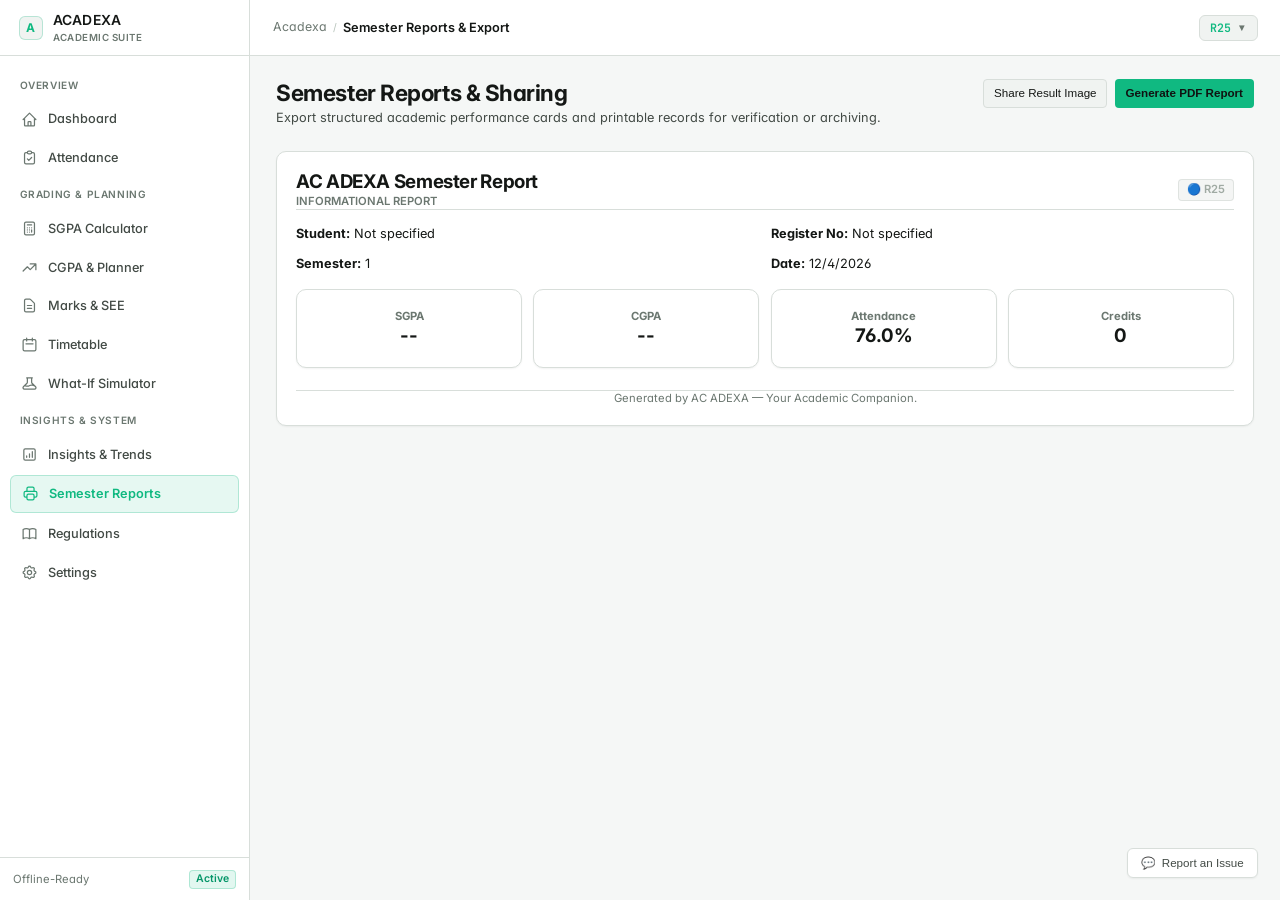
<file: reports.html>
<!DOCTYPE html>
<html lang="en">
<head>
  <meta charset="UTF-8" />
  <meta name="viewport" content="width=device-width, initial-scale=1.0" />
  <title>Semester Reports & Sharing — Acadexa</title>
  <meta name="description" content="Generate multi-page PDF records and clean academic performance summary cards." />
  <link rel="icon" type="image/svg+xml" href="assets/favicon.svg" />
  <link rel="stylesheet" href="css/style.css" />
  <link rel="stylesheet" href="css/components.css" />
  <link rel="stylesheet" href="css/responsive.css" />
</head>
<body>
  <div class="app-shell">
    <div id="sidebar-container"></div>

    <div class="app-main-wrapper">
      <div id="topbar-container"></div>

      <main class="main-content">
        <div class="app-container">
          <div class="flex justify-between items-start mb-6 flex-wrap gap-4">
            <div>
              <h1 class="text-2xl font-bold mb-1">Semester Reports & Sharing</h1>
              <p class="text-sm text-secondary">Export structured academic performance cards and printable records for verification or archiving.</p>
            </div>
            <div class="flex gap-2">
              <button id="share-image-btn" class="btn btn-secondary btn-sm">Share Result Image</button>
              <button id="generate-pdf-btn" class="btn btn-primary btn-sm">Generate PDF Report</button>
            </div>
          </div>

          <div id="report-preview-container">
            <!-- Dynamic Report Preview -->
          </div>

        </div>
      </main>
    </div>
  </div>

  <nav class="mobile-nav-bar" id="mobile-nav-bar"></nav>

  <script src="js/data/regulations.js"></script>
  <script src="js/core/grading.js"></script>
  <script src="js/core/attendance.js"></script>
  <script src="js/core/sgpa.js"></script>
  <script src="js/core/cgpa.js"></script>
  <script src="js/features/storage.js"></script>
  <script src="js/features/sharing.js"></script>
  <script src="js/features/reports.js"></script>
  <script src="js/components/navbar.js"></script>
  <script src="js/components/regulation-selector.js"></script>
  <script src="js/components/result-card.js"></script>
  <script src="js/components/modal.js"></script>
  <script src="js/components/feedback.js"></script>
  <script src="js/pages/reports.js"></script>
</body>
</html>
</file>
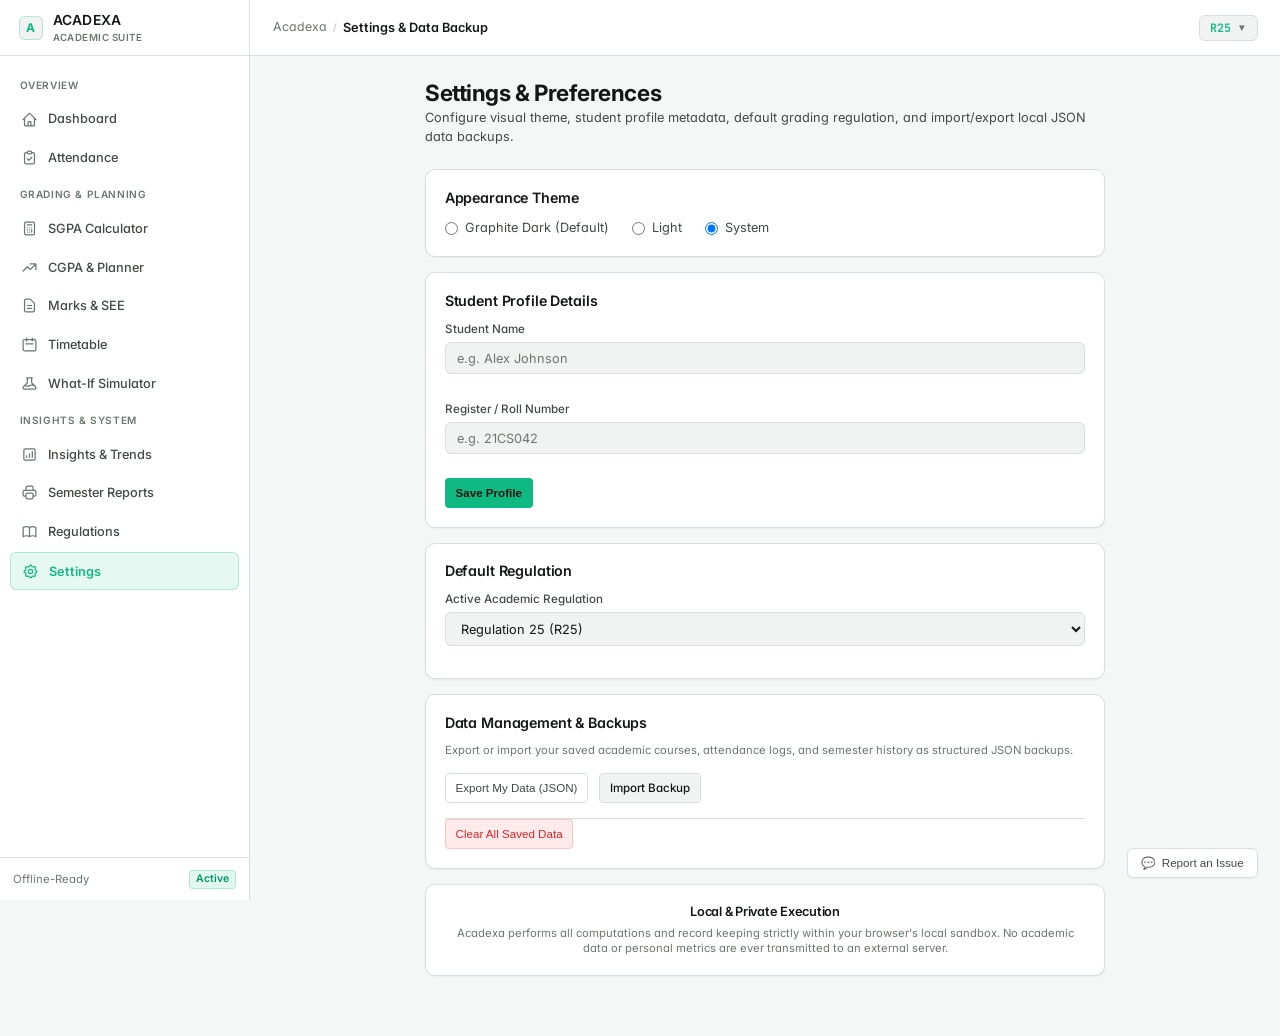
<file: settings.html>
<!DOCTYPE html>
<html lang="en">
<head>
  <meta charset="UTF-8" />
  <meta name="viewport" content="width=device-width, initial-scale=1.0" />
  <title>Settings & Data Management — Acadexa</title>
  <meta name="description" content="Manage application theme, student profile details, default regulation, and JSON data backups." />
  <link rel="icon" type="image/svg+xml" href="assets/favicon.svg" />
  <link rel="stylesheet" href="css/style.css" />
  <link rel="stylesheet" href="css/components.css" />
  <link rel="stylesheet" href="css/responsive.css" />
</head>
<body>
  <div class="app-shell">
    <div id="sidebar-container"></div>

    <div class="app-main-wrapper">
      <div id="topbar-container"></div>

      <main class="main-content">
        <div class="app-container max-w-2xl">
          <div class="mb-6">
            <h1 class="text-2xl font-bold mb-1">Settings & Preferences</h1>
            <p class="text-sm text-secondary">Configure visual theme, student profile metadata, default grading regulation, and import/export local JSON data backups.</p>
          </div>

          <!-- Appearance Theme -->
          <section class="card mb-4">
            <h2 class="card-title mb-3">Appearance Theme</h2>
            <div class="flex gap-6">
              <label class="flex items-center gap-2 cursor-pointer text-sm text-secondary">
                <input type="radio" name="theme" value="dark" />
                <span>Graphite Dark (Default)</span>
              </label>
              <label class="flex items-center gap-2 cursor-pointer text-sm text-secondary">
                <input type="radio" name="theme" value="light" />
                <span>Light</span>
              </label>
              <label class="flex items-center gap-2 cursor-pointer text-sm text-secondary">
                <input type="radio" name="theme" value="system" />
                <span>System</span>
              </label>
            </div>
          </section>

          <!-- Student Profile -->
          <section class="card mb-4">
            <h2 class="card-title mb-3">Student Profile Details</h2>
            <div class="grid grid-cols-1 md:grid-cols-2 gap-4 mb-3">
              <div class="form-group mb-0">
                <label class="form-label text-xs">Student Name</label>
                <input type="text" id="setting-student-name" class="form-control" placeholder="e.g. Alex Johnson" />
              </div>
              <div class="form-group mb-0">
                <label class="form-label text-xs">Register / Roll Number</label>
                <input type="text" id="setting-register-num" class="form-control" placeholder="e.g. 21CS042" />
              </div>
            </div>
            <button id="save-profile-btn" class="btn btn-sm btn-primary">Save Profile</button>
          </section>

          <!-- Default Regulation -->
          <section class="card mb-4">
            <h2 class="card-title mb-3">Default Regulation</h2>
            <div class="form-group mb-0">
              <label class="form-label text-xs">Active Academic Regulation</label>
              <select id="setting-default-reg" class="form-control">
                <option value="R25">Regulation 25 (R25)</option>
                <option value="R21">Regulation 21 (R21)</option>
              </select>
            </div>
          </section>

          <!-- Local Data Management -->
          <section class="card mb-4">
            <h2 class="card-title mb-3">Data Management & Backups</h2>
            <p class="text-xs text-muted mb-4">Export or import your saved academic courses, attendance logs, and semester history as structured JSON backups.</p>

            <div class="flex gap-3 flex-wrap mb-4">
              <button id="export-data-btn" class="btn btn-outline btn-sm">Export My Data (JSON)</button>
              <label class="btn btn-secondary btn-sm cursor-pointer" style="margin-bottom: 0;">
                Import Backup
                <input type="file" id="import-file-input" accept=".json" style="display: none;" />
              </label>
            </div>

            <div class="pt-3 border-t" style="border-color: var(--border-color);">
              <button type="button" class="btn btn-danger btn-sm" onclick="ModalManager.openModal('clear-confirm-modal')">
                Clear All Saved Data
              </button>
            </div>
          </section>

          <!-- Privacy Notice -->
          <section class="card p-4 text-center">
            <h3 class="font-semibold text-sm mb-1">Local & Private Execution</h3>
            <p class="text-xs text-muted">
              Acadexa performs all computations and record keeping strictly within your browser's local sandbox. No academic data or personal metrics are ever transmitted to an external server.
            </p>
          </section>

        </div>
      </main>
    </div>
  </div>

  <!-- Clear Confirmation Modal -->
  <div id="clear-confirm-modal" class="modal-backdrop">
    <div class="modal">
      <div class="modal-header">
        <h3 class="modal-title">Clear All Data</h3>
        <button class="modal-close" data-close-modal>&times;</button>
      </div>
      <div class="modal-body">
        <p class="mb-3 text-sm text-secondary">
          Warning: This action will permanently erase all locally stored course records, attendance logs, and semester history from this device.
        </p>
        <p class="text-xs text-muted">This action cannot be undone unless you have a previously exported JSON backup file.</p>
      </div>
      <div class="modal-footer">
        <button class="btn btn-secondary btn-sm" data-close-modal>Cancel</button>
        <button id="confirm-clear-everything-btn" class="btn btn-danger btn-sm">Clear Everything</button>
      </div>
    </div>
  </div>

  <nav class="mobile-nav-bar" id="mobile-nav-bar"></nav>

  <script src="js/data/regulations.js"></script>
  <script src="js/core/grading.js"></script>
  <script src="js/features/storage.js"></script>
  <script src="js/components/navbar.js"></script>
  <script src="js/components/regulation-selector.js"></script>
  <script src="js/components/modal.js"></script>
  <script src="js/components/feedback.js"></script>
  <script src="js/pages/settings.js"></script>
</body>
</html>
</file>
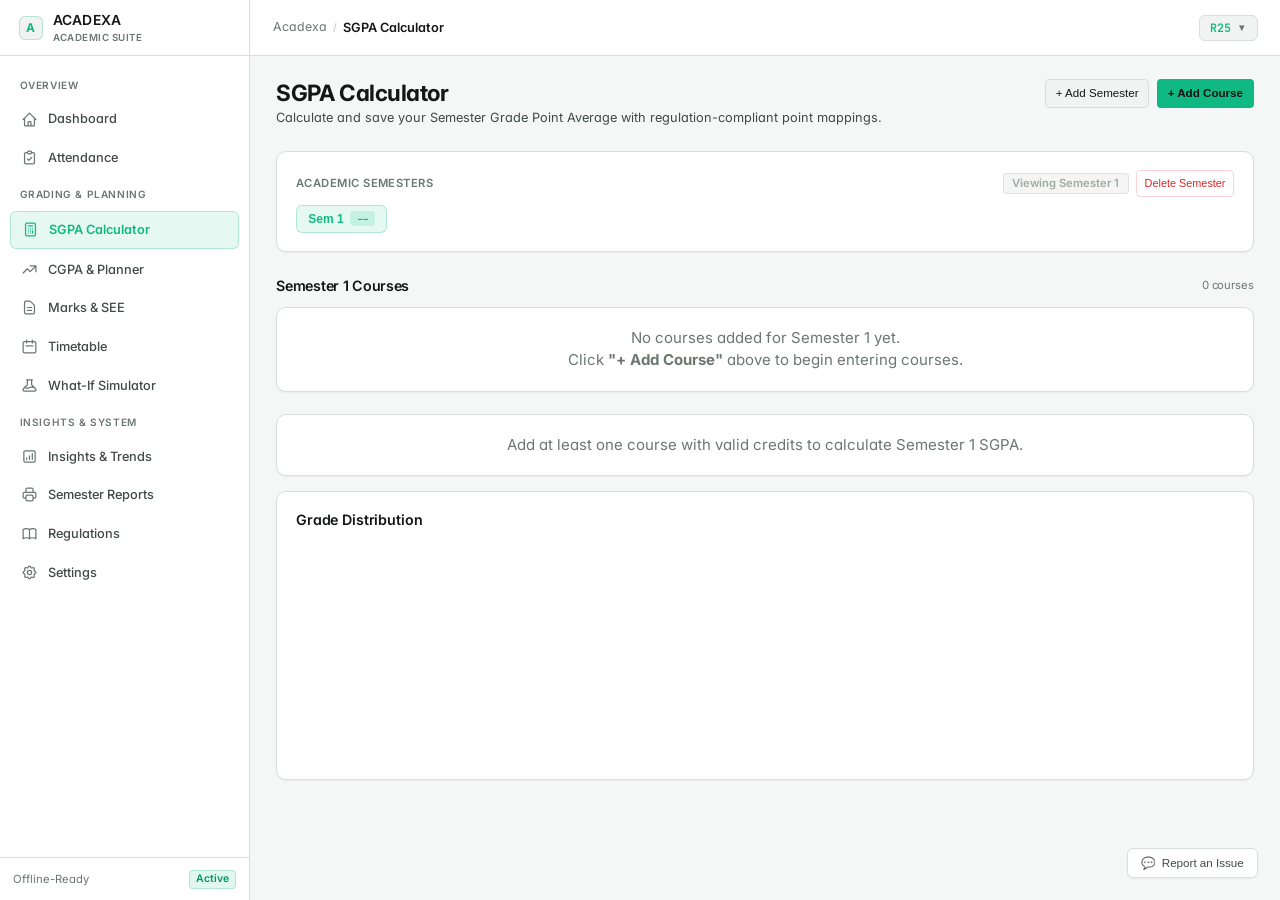
<file: sgpa.html>
<!DOCTYPE html>
<html lang="en">
<head>
  <meta charset="UTF-8" />
  <meta name="viewport" content="width=device-width, initial-scale=1.0" />
  <title>SGPA Calculator — Acadexa</title>
  <meta name="description" content="Calculate and persist your Semester Grade Point Average with course-wise credit and grade points." />
  <link rel="icon" type="image/svg+xml" href="assets/favicon.svg" />
  <link rel="stylesheet" href="css/style.css" />
  <link rel="stylesheet" href="css/components.css" />
  <link rel="stylesheet" href="css/responsive.css" />
</head>
<body>
  <div class="app-shell">
    <div id="sidebar-container"></div>

    <div class="app-main-wrapper">
      <div id="topbar-container"></div>

      <main class="main-content">
        <div class="app-container">
          <div class="flex justify-between items-start mb-6 flex-wrap gap-4">
            <div>
              <h1 class="text-2xl font-bold mb-1">SGPA Calculator</h1>
              <p class="text-sm text-secondary">Calculate and save your Semester Grade Point Average with regulation-compliant point mappings.</p>
            </div>
            <div class="flex gap-2 items-center flex-wrap">
              <button id="add-sem-tab-btn" class="btn btn-secondary btn-sm">
                + Add Semester
              </button>
              <button id="add-course-btn" class="btn btn-primary btn-sm">
                + Add Course
              </button>
            </div>
          </div>

          <!-- Semester Bar -->
          <div class="card mb-6 p-3">
            <div class="flex items-center justify-between flex-wrap gap-2 mb-2">
              <span class="text-xs font-semibold text-muted" style="letter-spacing: 0.04em;">ACADEMIC SEMESTERS</span>
              <div class="flex items-center gap-2">
                <span id="active-sem-badge" class="status-badge info text-xs">Viewing Semester 1</span>
                <button id="delete-curr-sem-btn" class="btn btn-sm btn-outline" style="color: var(--status-fail-text); border-color: rgba(248, 113, 113, 0.3); padding: 0.2rem 0.5rem; font-size: 0.725rem;" title="Delete this semester's courses and SGPA record">
                  Delete Semester
                </button>
              </div>
            </div>
            <div id="sem-tabs-bar" class="flex gap-2 flex-wrap items-center">
              <!-- Dynamic Semester Tabs -->
            </div>
          </div>

          <div class="grid grid-cols-1 md:grid-cols-2 gap-6">
            <!-- Left: Course List -->
            <div>
              <div class="flex justify-between items-center mb-3">
                <h2 id="sem-heading" class="text-base font-semibold">Semester 1 Courses</h2>
                <span id="course-count-badge" class="text-xs text-muted tabular-nums">0 courses</span>
              </div>
              <div id="course-list-container">
                <!-- Dynamic course rows -->
              </div>
            </div>

            <!-- Right: Results & Grade Chart -->
            <div>
              <div id="sgpa-result-container">
                <!-- Dynamic SGPA Hero Card -->
              </div>

              <div class="card mt-4">
                <h3 class="card-title mb-3">Grade Distribution</h3>
                <div id="grade-chart-container" style="height: 220px;">
                  <!-- SVG Bar Chart -->
                </div>
              </div>
            </div>
          </div>

        </div>
      </main>
    </div>
  </div>

  <nav class="mobile-nav-bar" id="mobile-nav-bar"></nav>

  <script src="js/data/regulations.js"></script>
  <script src="js/core/grading.js"></script>
  <script src="js/core/sgpa.js"></script>
  <script src="js/features/storage.js"></script>
  <script src="js/features/charts.js"></script>
  <script src="js/features/sharing.js"></script>
  <script src="js/components/navbar.js"></script>
  <script src="js/components/regulation-selector.js"></script>
  <script src="js/components/course-card.js"></script>
  <script src="js/components/result-card.js"></script>
  <script src="js/components/modal.js"></script>
  <script src="js/components/feedback.js"></script>
  <script src="js/pages/sgpa.js"></script>
</body>
</html>
</file>
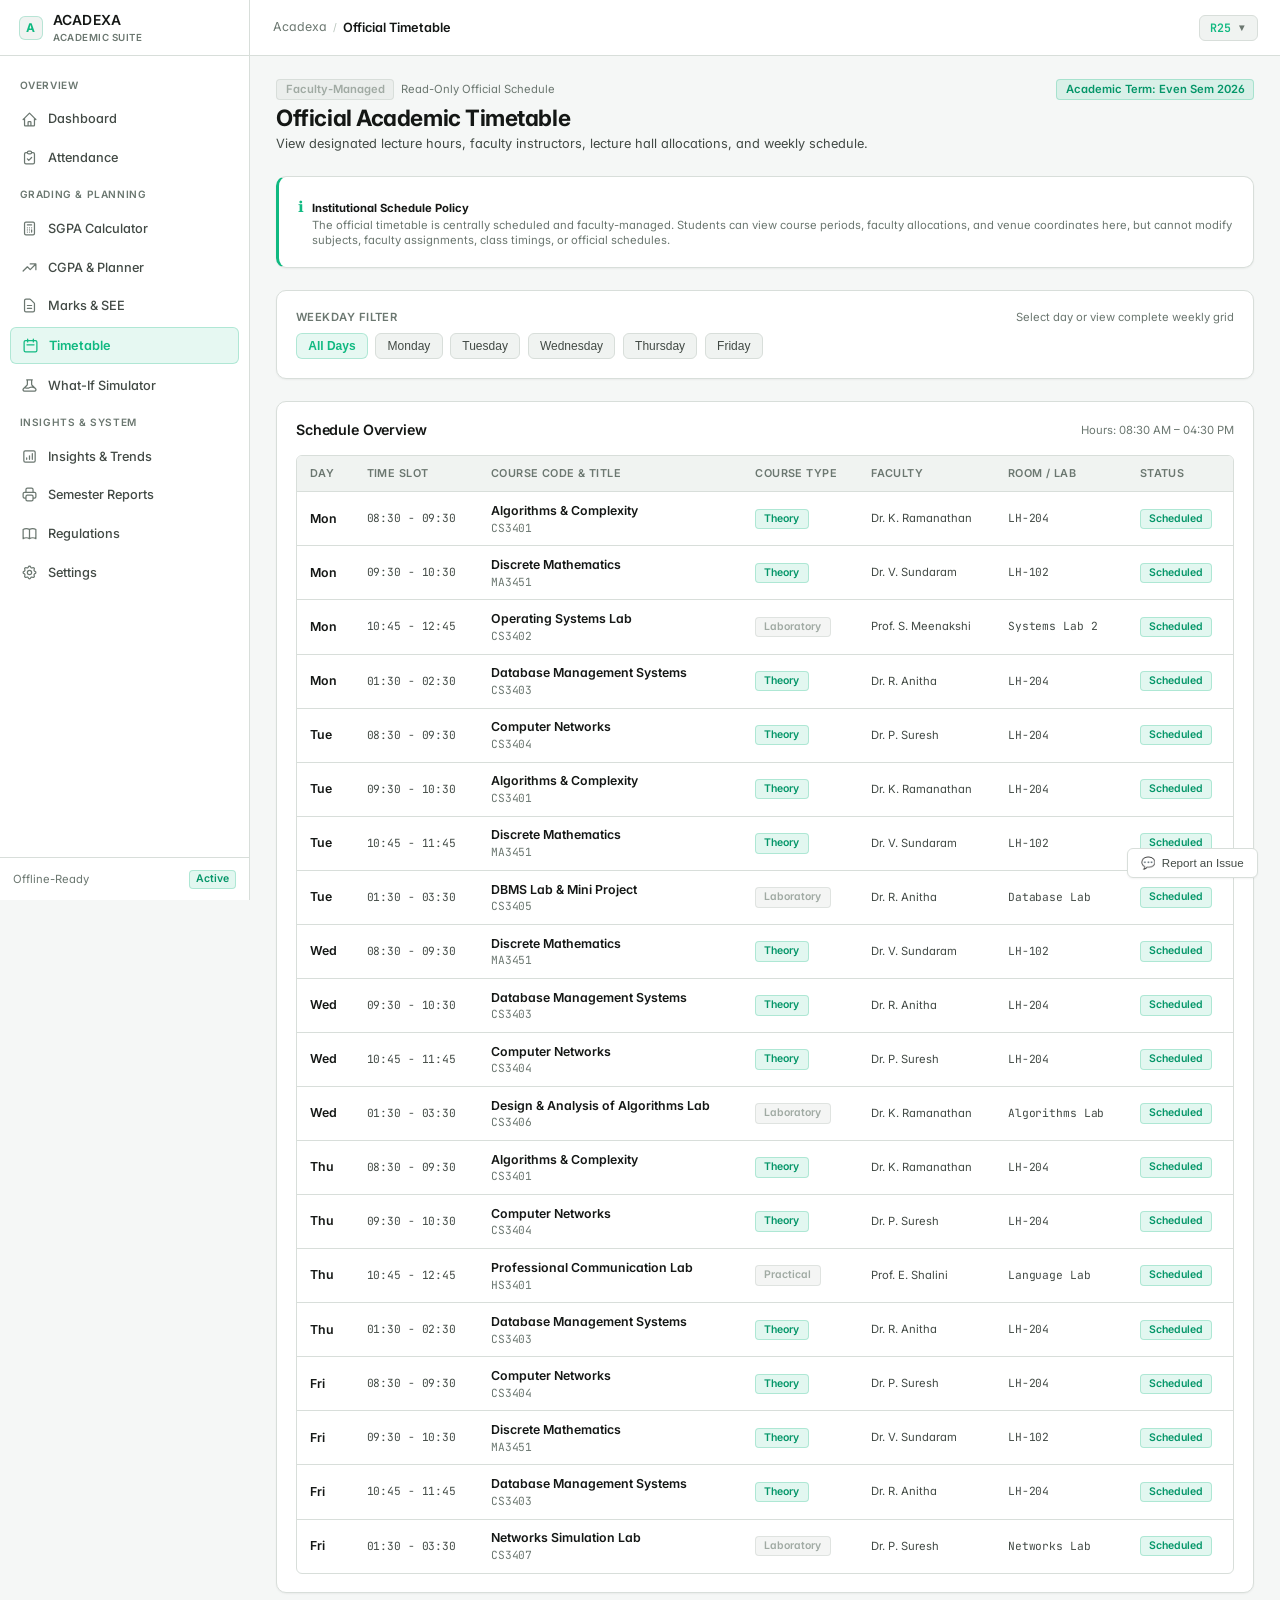
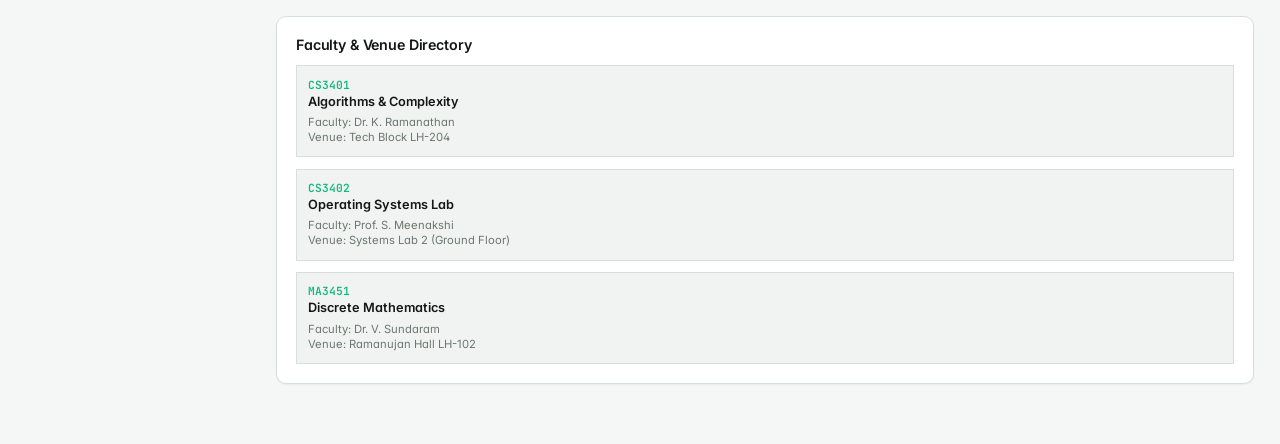
<file: timetable.html>
<!DOCTYPE html>
<html lang="en">
<head>
  <meta charset="UTF-8" />
  <meta name="viewport" content="width=device-width, initial-scale=1.0" />
  <title>Official Timetable — Acadexa</title>
  <meta name="description" content="View official faculty-managed academic timetable and lecture schedule." />
  <link rel="icon" type="image/svg+xml" href="assets/favicon.svg" />
  <link rel="stylesheet" href="css/style.css" />
  <link rel="stylesheet" href="css/components.css" />
  <link rel="stylesheet" href="css/responsive.css" />
</head>
<body>
  <div class="app-shell">
    <div id="sidebar-container"></div>

    <div class="app-main-wrapper">
      <div id="topbar-container"></div>

      <main class="main-content">
        <div class="app-container">
          <div class="flex justify-between items-start mb-6 flex-wrap gap-4">
            <div>
              <div class="flex items-center gap-2 mb-1">
                <span class="status-badge info text-xs">Faculty-Managed</span>
                <span class="text-xs text-muted">Read-Only Official Schedule</span>
              </div>
              <h1 class="text-2xl font-bold mb-1">Official Academic Timetable</h1>
              <p class="text-sm text-secondary">View designated lecture hours, faculty instructors, lecture hall allocations, and weekly schedule.</p>
            </div>
            <div class="flex gap-2 items-center flex-wrap">
              <span class="status-badge pass text-xs">Academic Term: Even Sem 2026</span>
            </div>
          </div>

          <!-- Notice Banner regarding timetable constraint -->
          <div class="card mb-6 p-3" style="border-left: 3px solid var(--emerald-primary); background-color: var(--bg-surface);">
            <div class="flex items-start gap-2">
              <span class="text-emerald" style="font-size: 1rem;">ℹ</span>
              <div>
                <strong class="text-xs text-main">Institutional Schedule Policy</strong>
                <p class="text-xs text-muted mt-0.5">
                  The official timetable is centrally scheduled and faculty-managed. Students can view course periods, faculty allocations, and venue coordinates here, but cannot modify subjects, faculty assignments, class timings, or official schedules.
                </p>
              </div>
            </div>
          </div>

          <!-- Day Filter Selector -->
          <div class="card mb-6 p-3">
            <div class="flex justify-between items-center flex-wrap gap-2 mb-2">
              <span class="text-xs font-semibold text-muted" style="letter-spacing: 0.04em;">WEEKDAY FILTER</span>
              <span class="text-xs text-muted">Select day or view complete weekly grid</span>
            </div>
            <div class="flex gap-2 flex-wrap" id="timetable-day-tabs">
              <button class="sem-tab-btn active" data-day="all">All Days</button>
              <button class="sem-tab-btn" data-day="Mon">Monday</button>
              <button class="sem-tab-btn" data-day="Tue">Tuesday</button>
              <button class="sem-tab-btn" data-day="Wed">Wednesday</button>
              <button class="sem-tab-btn" data-day="Thu">Thursday</button>
              <button class="sem-tab-btn" data-day="Fri">Friday</button>
            </div>
          </div>

          <!-- Timetable Grid / Schedule View -->
          <div class="card mb-6" style="padding: 1.25rem;">
            <div class="flex justify-between items-center mb-4 flex-wrap gap-2">
              <h2 class="card-title">Schedule Overview</h2>
              <span class="text-xs text-muted">Hours: 08:30 AM – 04:30 PM</span>
            </div>

            <div class="data-table-wrapper">
              <table class="data-table" id="timetable-table">
                <thead>
                  <tr>
                    <th>Day</th>
                    <th>Time Slot</th>
                    <th>Course Code & Title</th>
                    <th>Course Type</th>
                    <th>Faculty</th>
                    <th>Room / Lab</th>
                    <th>Status</th>
                  </tr>
                </thead>
                <tbody id="timetable-tbody">
                  <!-- Dynamically rendered read-only schedule rows -->
                </tbody>
              </table>
            </div>
          </div>

          <!-- Course Faculty Legend Card -->
          <div class="card p-4">
            <h3 class="card-title mb-3">Faculty & Venue Directory</h3>
            <div class="grid grid-cols-1 md:grid-cols-3 gap-3" id="faculty-legend">
              <div class="p-3 rounded" style="background-color: var(--bg-elevated); border: 1px solid var(--border-color);">
                <div class="text-xs text-emerald font-semibold font-mono">CS3401</div>
                <div class="text-sm font-semibold text-main mt-0.5">Algorithms & Complexity</div>
                <div class="text-xs text-muted mt-1">Faculty: Dr. K. Ramanathan</div>
                <div class="text-xs text-muted">Venue: Tech Block LH-204</div>
              </div>

              <div class="p-3 rounded" style="background-color: var(--bg-elevated); border: 1px solid var(--border-color);">
                <div class="text-xs text-emerald font-semibold font-mono">CS3402</div>
                <div class="text-sm font-semibold text-main mt-0.5">Operating Systems Lab</div>
                <div class="text-xs text-muted mt-1">Faculty: Prof. S. Meenakshi</div>
                <div class="text-xs text-muted">Venue: Systems Lab 2 (Ground Floor)</div>
              </div>

              <div class="p-3 rounded" style="background-color: var(--bg-elevated); border: 1px solid var(--border-color);">
                <div class="text-xs text-emerald font-semibold font-mono">MA3451</div>
                <div class="text-sm font-semibold text-main mt-0.5">Discrete Mathematics</div>
                <div class="text-xs text-muted mt-1">Faculty: Dr. V. Sundaram</div>
                <div class="text-xs text-muted">Venue: Ramanujan Hall LH-102</div>
              </div>
            </div>
          </div>

        </div>
      </main>
    </div>
  </div>

  <nav class="mobile-nav-bar" id="mobile-nav-bar"></nav>

  <script src="js/data/regulations.js"></script>
  <script src="js/features/storage.js"></script>
  <script src="js/components/navbar.js"></script>
  <script src="js/components/regulation-selector.js"></script>
  <script src="js/components/modal.js"></script>
  <script src="js/components/feedback.js"></script>
  <script>
    document.addEventListener('DOMContentLoaded', () => {
      StorageManager.applyTheme(StorageManager.getTheme());
      renderNavbar('timetable');
      initRegulationSelector();
      ModalManager.initModalTriggers();
      initFeedbackModal();

      const SCHEDULE = [
        { day: 'Mon', time: '08:30 - 09:30', code: 'CS3401', title: 'Algorithms & Complexity', type: 'Theory', faculty: 'Dr. K. Ramanathan', room: 'LH-204', status: 'Scheduled' },
        { day: 'Mon', time: '09:30 - 10:30', code: 'MA3451', title: 'Discrete Mathematics', type: 'Theory', faculty: 'Dr. V. Sundaram', room: 'LH-102', status: 'Scheduled' },
        { day: 'Mon', time: '10:45 - 12:45', code: 'CS3402', title: 'Operating Systems Lab', type: 'Laboratory', faculty: 'Prof. S. Meenakshi', room: 'Systems Lab 2', status: 'Scheduled' },
        { day: 'Mon', time: '01:30 - 02:30', code: 'CS3403', title: 'Database Management Systems', type: 'Theory', faculty: 'Dr. R. Anitha', room: 'LH-204', status: 'Scheduled' },

        { day: 'Tue', time: '08:30 - 09:30', code: 'CS3404', title: 'Computer Networks', type: 'Theory', faculty: 'Dr. P. Suresh', room: 'LH-204', status: 'Scheduled' },
        { day: 'Tue', time: '09:30 - 10:30', code: 'CS3401', title: 'Algorithms & Complexity', type: 'Theory', faculty: 'Dr. K. Ramanathan', room: 'LH-204', status: 'Scheduled' },
        { day: 'Tue', time: '10:45 - 11:45', code: 'MA3451', title: 'Discrete Mathematics', type: 'Theory', faculty: 'Dr. V. Sundaram', room: 'LH-102', status: 'Scheduled' },
        { day: 'Tue', time: '01:30 - 03:30', code: 'CS3405', title: 'DBMS Lab & Mini Project', type: 'Laboratory', faculty: 'Dr. R. Anitha', room: 'Database Lab', status: 'Scheduled' },

        { day: 'Wed', time: '08:30 - 09:30', code: 'MA3451', title: 'Discrete Mathematics', type: 'Theory', faculty: 'Dr. V. Sundaram', room: 'LH-102', status: 'Scheduled' },
        { day: 'Wed', time: '09:30 - 10:30', code: 'CS3403', title: 'Database Management Systems', type: 'Theory', faculty: 'Dr. R. Anitha', room: 'LH-204', status: 'Scheduled' },
        { day: 'Wed', time: '10:45 - 11:45', code: 'CS3404', title: 'Computer Networks', type: 'Theory', faculty: 'Dr. P. Suresh', room: 'LH-204', status: 'Scheduled' },
        { day: 'Wed', time: '01:30 - 03:30', code: 'CS3406', title: 'Design & Analysis of Algorithms Lab', type: 'Laboratory', faculty: 'Dr. K. Ramanathan', room: 'Algorithms Lab', status: 'Scheduled' },

        { day: 'Thu', time: '08:30 - 09:30', code: 'CS3401', title: 'Algorithms & Complexity', type: 'Theory', faculty: 'Dr. K. Ramanathan', room: 'LH-204', status: 'Scheduled' },
        { day: 'Thu', time: '09:30 - 10:30', code: 'CS3404', title: 'Computer Networks', type: 'Theory', faculty: 'Dr. P. Suresh', room: 'LH-204', status: 'Scheduled' },
        { day: 'Thu', time: '10:45 - 12:45', code: 'HS3401', title: 'Professional Communication Lab', type: 'Practical', faculty: 'Prof. E. Shalini', room: 'Language Lab', status: 'Scheduled' },
        { day: 'Thu', time: '01:30 - 02:30', code: 'CS3403', title: 'Database Management Systems', type: 'Theory', faculty: 'Dr. R. Anitha', room: 'LH-204', status: 'Scheduled' },

        { day: 'Fri', time: '08:30 - 09:30', code: 'CS3404', title: 'Computer Networks', type: 'Theory', faculty: 'Dr. P. Suresh', room: 'LH-204', status: 'Scheduled' },
        { day: 'Fri', time: '09:30 - 10:30', code: 'MA3451', title: 'Discrete Mathematics', type: 'Theory', faculty: 'Dr. V. Sundaram', room: 'LH-102', status: 'Scheduled' },
        { day: 'Fri', time: '10:45 - 11:45', code: 'CS3403', title: 'Database Management Systems', type: 'Theory', faculty: 'Dr. R. Anitha', room: 'LH-204', status: 'Scheduled' },
        { day: 'Fri', time: '01:30 - 03:30', code: 'CS3407', title: 'Networks Simulation Lab', type: 'Laboratory', faculty: 'Dr. P. Suresh', room: 'Networks Lab', status: 'Scheduled' }
      ];

      const tbody = document.getElementById('timetable-tbody');
      const tabs = document.querySelectorAll('#timetable-day-tabs button');

      function renderSchedule(filterDay = 'all') {
        const rows = filterDay === 'all' ? SCHEDULE : SCHEDULE.filter(s => s.day === filterDay);
        tbody.innerHTML = rows.map(r => `
          <tr>
            <td style="font-weight: 600; color: var(--text-main);">${r.day}</td>
            <td class="font-mono text-xs" style="white-space: nowrap;">${r.time}</td>
            <td>
              <span class="font-semibold text-main">${r.title}</span>
              <span class="text-xs text-muted font-mono" style="display: block;">${r.code}</span>
            </td>
            <td>
              <span class="status-badge ${r.type === 'Laboratory' || r.type === 'Practical' ? 'info' : 'pass'}" style="font-size: 0.7rem;">
                ${r.type}
              </span>
            </td>
            <td class="text-xs text-secondary">${r.faculty}</td>
            <td class="text-xs font-mono text-secondary">${r.room}</td>
            <td>
              <span class="status-badge pass" style="font-size: 0.7rem;">
                ${r.status}
              </span>
            </td>
          </tr>
        `).join('');
      }

      tabs.forEach(btn => {
        btn.addEventListener('click', () => {
          tabs.forEach(b => b.classList.remove('active'));
          btn.classList.add('active');
          renderSchedule(btn.getAttribute('data-day'));
        });
      });

      renderSchedule('all');
    });
  </script>
</body>
</html>
</file>
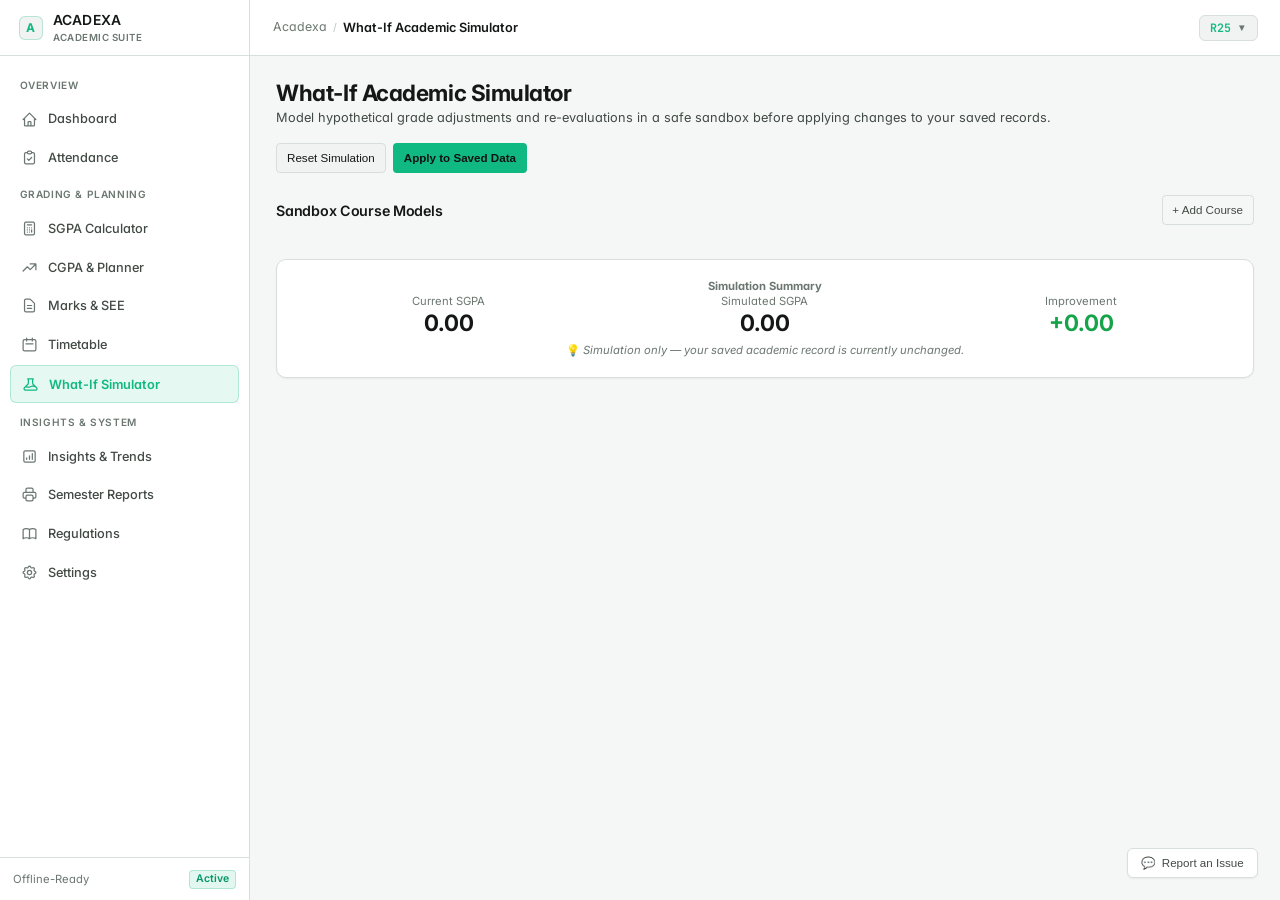
<file: what-if.html>
<!DOCTYPE html>
<html lang="en">
<head>
  <meta charset="UTF-8" />
  <meta name="viewport" content="width=device-width, initial-scale=1.0" />
  <title>What-If Academic Simulator — Acadexa</title>
  <meta name="description" content="Simulate potential grade changes in an isolated sandbox environment without altering official saved records." />
  <link rel="icon" type="image/svg+xml" href="assets/favicon.svg" />
  <link rel="stylesheet" href="css/style.css" />
  <link rel="stylesheet" href="css/components.css" />
  <link rel="stylesheet" href="css/responsive.css" />
</head>
<body>
  <div class="app-shell">
    <div id="sidebar-container"></div>

    <div class="app-main-wrapper">
      <div id="topbar-container"></div>

      <main class="main-content">
        <div class="app-container">
          <div class="flex justify-between items-start mb-6 flex-wrap gap-4">
            <div>
              <h1 class="text-2xl font-bold mb-1">What-If Academic Simulator</h1>
              <p class="text-sm text-secondary">Model hypothetical grade adjustments and re-evaluations in a safe sandbox before applying changes to your saved records.</p>
            </div>
            <div class="flex gap-2">
              <button id="whatif-reset-btn" class="btn btn-secondary btn-sm">Reset Simulation</button>
              <button id="whatif-apply-btn" class="btn btn-primary btn-sm">Apply to Saved Data</button>
            </div>
          </div>

          <div class="grid grid-cols-1 md:grid-cols-2 gap-6">
            <!-- Course Sandbox Inputs -->
            <div>
              <div class="flex justify-between items-center mb-3">
                <h2 class="text-base font-semibold">Sandbox Course Models</h2>
                <button id="whatif-add-course-btn" class="btn btn-sm btn-outline">+ Add Course</button>
              </div>
              <div id="whatif-course-list">
                <!-- Dynamic Sandbox Course Rows -->
              </div>
            </div>

            <!-- Simulation Result & Impact Summary -->
            <div>
              <div id="whatif-result-container">
                <!-- Dynamic Summary Card -->
              </div>
            </div>
          </div>

        </div>
      </main>
    </div>
  </div>

  <nav class="mobile-nav-bar" id="mobile-nav-bar"></nav>

  <script src="js/data/regulations.js"></script>
  <script src="js/core/grading.js"></script>
  <script src="js/core/sgpa.js"></script>
  <script src="js/features/storage.js"></script>
  <script src="js/features/whatif.js"></script>
  <script src="js/components/navbar.js"></script>
  <script src="js/components/regulation-selector.js"></script>
  <script src="js/components/course-card.js"></script>
  <script src="js/components/result-card.js"></script>
  <script src="js/components/modal.js"></script>
  <script src="js/components/feedback.js"></script>
  <script src="js/pages/what-if.js"></script>
</body>
</html>
</file>
<file: css/style.css>
/* ACADEXA — Design System Tokens & Global Base
   Visual Direction: Direction C: Graphite & Emerald
   Tokens:
   Main background: #101211
   Primary surface: #181B19
   Elevated surface: #202421
   Borders: #303631
   Primary emerald: #34D399
   Secondary emerald: #10B981
   Primary text: #F3F5F4
   Secondary text: #A0AAA3
   Muted text: #727D75
   Success: #34D399
   Warning: #FBBF24
   Error: #F87171
*/

@import url('https://fonts.googleapis.com/css2?family=Inter:wght@400;500;600;700&family=JetBrains+Mono:wght@400;500;600&display=swap');

:root {
  /* Graphite & Emerald Core Theme */
  --bg-main: #101211;
  --bg-surface: #181B19;
  --bg-elevated: #202421;
  --bg-surface-hover: #232824;
  --bg-muted: #1c201d;

  --border-color: #303631;
  --border-color-hover: #414a43;
  --border-color-active: #34D399;

  /* Emerald Accents */
  --emerald-primary: #34D399;
  --emerald-secondary: #10B981;
  --emerald-subtle: rgba(52, 211, 153, 0.12);
  --emerald-border: rgba(52, 211, 153, 0.28);
  --emerald-glow: rgba(52, 211, 153, 0.18);

  /* Legacy primary compatibility aliases mapped to Emerald */
  --primary-50: rgba(52, 211, 153, 0.08);
  --primary-100: rgba(52, 211, 153, 0.16);
  --primary-500: #34D399;
  --primary-600: #10B981;
  --primary-700: #059669;
  --primary-800: #047857;
  --primary-900: #065f46;
  --teal-500: #34D399;
  --teal-600: #10B981;
  --navy-900: #181B19;
  --navy-950: #101211;

  /* Typography Colors */
  --text-main: #F3F5F4;
  --text-secondary: #A0AAA3;
  --text-muted: #727D75;
  --text-subtle: #555e58;
  --text-inverse: #101211;

  /* Semantic Feedback Tokens */
  --status-pass-bg: rgba(52, 211, 153, 0.12);
  --status-pass-text: #34D399;
  --status-pass-border: rgba(52, 211, 153, 0.3);

  --status-warn-bg: rgba(251, 191, 36, 0.12);
  --status-warn-text: #FBBF24;
  --status-warn-border: rgba(251, 191, 36, 0.3);

  --status-fail-bg: rgba(248, 113, 113, 0.12);
  --status-fail-text: #F87171;
  --status-fail-border: rgba(248, 113, 113, 0.3);

  --status-info-bg: rgba(160, 170, 163, 0.12);
  --status-info-text: #A0AAA3;
  --status-info-border: rgba(160, 170, 163, 0.25);

  /* Elevation & Shadows (minimal, restrained) */
  --shadow-sm: 0 1px 2px 0 rgba(0, 0, 0, 0.35);
  --shadow-md: 0 4px 12px -2px rgba(0, 0, 0, 0.45);
  --shadow-lg: 0 12px 24px -4px rgba(0, 0, 0, 0.55);

  /* Radii (moderate, purposeful) */
  --radius-xs: 4px;
  --radius-sm: 6px;
  --radius-md: 10px;
  --radius-lg: 14px;
  --radius-full: 9999px;

  /* Transitions */
  --transition-fast: 0.15s cubic-bezier(0.4, 0, 0.2, 1);
  --transition-normal: 0.22s cubic-bezier(0.4, 0, 0.2, 1);

  /* Typography definitions */
  --font-sans: 'Inter', -apple-system, BlinkMacSystemFont, 'Segoe UI', Roboto, Helvetica, Arial, sans-serif;
  --font-mono: 'JetBrains Mono', 'Fira Code', Consolas, Monaco, monospace;

  /* Layout Dimensions */
  --sidebar-width: 250px;
  --sidebar-collapsed-width: 72px;
  --topbar-height: 56px;
  --container-max: 1240px;
  --bottom-nav-height: 60px;
}

/* Light theme overrides kept strictly legible and in line with minimal design if explicitly toggled */
[data-theme="light"] {
  --bg-main: #f5f7f6;
  --bg-surface: #ffffff;
  --bg-elevated: #f0f3f1;
  --bg-surface-hover: #e8ece9;
  --bg-muted: #e8edea;

  --border-color: #d8deda;
  --border-color-hover: #b8c4bc;
  --border-color-active: #10B981;

  --emerald-primary: #10B981;
  --emerald-secondary: #059669;
  --emerald-subtle: rgba(16, 185, 129, 0.1);
  --emerald-border: rgba(16, 185, 129, 0.25);

  --text-main: #141715;
  --text-secondary: #424a45;
  --text-muted: #6b7770;
  --text-subtle: #96a39b;
  --text-inverse: #ffffff;

  --status-pass-bg: rgba(16, 185, 129, 0.12);
  --status-pass-text: #059669;
  --status-pass-border: rgba(16, 185, 129, 0.25);

  --status-warn-bg: rgba(217, 119, 6, 0.12);
  --status-warn-text: #b45309;
  --status-warn-border: rgba(217, 119, 6, 0.25);

  --status-fail-bg: rgba(220, 38, 38, 0.12);
  --status-fail-text: #dc2626;
  --status-fail-border: rgba(220, 38, 38, 0.25);

  --shadow-sm: 0 1px 2px rgba(0, 0, 0, 0.05);
  --shadow-md: 0 4px 6px -1px rgba(0, 0, 0, 0.08);
}

/* Reset & Box Sizing */
*, *::before, *::after {
  box-sizing: border-box;
  margin: 0;
  padding: 0;
}

html {
  font-family: var(--font-sans);
  font-size: 15px;
  background-color: var(--bg-main);
  color: var(--text-main);
  scroll-behavior: smooth;
  -webkit-text-size-adjust: 100%;
  -webkit-font-smoothing: antialiased;
  -moz-osx-font-smoothing: grayscale;
}

body {
  background-color: var(--bg-main);
  color: var(--text-main);
  line-height: 1.5;
  min-height: 100vh;
  display: flex;
  overflow-x: hidden;
  font-feature-settings: "cv02", "cv03", "cv04", "cv11";
}

/* Tabular numerals for data/statistics */
.tabular-nums, .stat-value, .result-hero-value, .font-mono, td.metric, .badge-num {
  font-variant-numeric: tabular-nums;
  letter-spacing: -0.01em;
}

/* Base Link */
a {
  color: var(--emerald-primary);
  text-decoration: none;
  transition: color var(--transition-fast);
}

a:hover {
  color: #6ee7b7;
}

/* Typography Hierarchy */
h1, h2, h3, h4, h5, h6 {
  color: var(--text-main);
  font-weight: 600;
  line-height: 1.3;
  letter-spacing: -0.02em;
}

h1 {
  font-size: 1.5rem;
  font-weight: 600;
}

h2 {
  font-size: 1.15rem;
  font-weight: 600;
}

h3 {
  font-size: 0.975rem;
  font-weight: 600;
}

p {
  color: var(--text-secondary);
}

.text-main { color: var(--text-main); }
.text-secondary { color: var(--text-secondary); }
.text-muted { color: var(--text-muted); }
.text-emerald { color: var(--emerald-primary); }
.text-warn { color: #FBBF24; }
.text-error { color: #F87171; }

.text-xs { font-size: 0.75rem; line-height: 1rem; }
.text-sm { font-size: 0.85rem; line-height: 1.25rem; }
.text-base { font-size: 0.95rem; line-height: 1.4rem; }
.text-lg { font-size: 1.1rem; line-height: 1.5rem; }
.text-xl { font-size: 1.25rem; line-height: 1.6rem; font-weight: 600; }
.text-2xl { font-size: 1.5rem; line-height: 1.8rem; font-weight: 600; }
.text-3xl { font-size: 1.85rem; line-height: 2.1rem; font-weight: 700; }

.font-normal { font-weight: 400; }
.font-medium { font-weight: 500; }
.font-semibold { font-weight: 600; }
.font-bold { font-weight: 700; }
.font-mono { font-family: var(--font-mono); }

/* Application Shell Layout */
.app-shell {
  display: flex;
  width: 100%;
  min-height: 100vh;
}

/* Left Sidebar */
.app-sidebar {
  width: var(--sidebar-width);
  background-color: var(--bg-surface);
  border-right: 1px solid var(--border-color);
  display: flex;
  flex-direction: column;
  position: fixed;
  top: 0;
  bottom: 0;
  left: 0;
  z-index: 120;
  transition: transform var(--transition-normal), width var(--transition-normal);
}

.sidebar-header {
  height: var(--topbar-height);
  padding: 0 1.25rem;
  display: flex;
  align-items: center;
  justify-content: space-between;
  border-bottom: 1px solid var(--border-color);
}

.sidebar-brand {
  display: flex;
  align-items: center;
  gap: 0.65rem;
  color: var(--text-main);
  text-decoration: none;
  font-weight: 600;
  font-size: 0.95rem;
  letter-spacing: -0.01em;
}

.sidebar-brand-mark {
  width: 24px;
  height: 24px;
  border-radius: var(--radius-sm);
  background-color: var(--bg-elevated);
  border: 1px solid var(--emerald-border);
  display: flex;
  align-items: center;
  justify-content: center;
  color: var(--emerald-primary);
  font-size: 0.8rem;
  font-weight: 700;
}

.sidebar-brand-title {
  display: flex;
  flex-direction: column;
}

.sidebar-brand-name {
  font-size: 0.925rem;
  font-weight: 600;
  color: var(--text-main);
  letter-spacing: 0.02em;
}

.sidebar-brand-tagline {
  font-size: 0.65rem;
  color: var(--text-muted);
  text-transform: uppercase;
  letter-spacing: 0.05em;
}

.sidebar-nav {
  flex: 1;
  padding: 0.85rem 0.65rem;
  overflow-y: auto;
  display: flex;
  flex-direction: column;
  gap: 0.2rem;
}

.sidebar-nav-group-label {
  font-size: 0.675rem;
  font-weight: 600;
  color: var(--text-muted);
  text-transform: uppercase;
  letter-spacing: 0.06em;
  padding: 0.6rem 0.65rem 0.35rem 0.65rem;
}

.sidebar-nav-item {
  display: flex;
  align-items: center;
  gap: 0.65rem;
  padding: 0.55rem 0.75rem;
  border-radius: var(--radius-sm);
  color: var(--text-secondary);
  font-size: 0.85rem;
  font-weight: 500;
  transition: all var(--transition-fast);
  position: relative;
}

.sidebar-nav-item svg {
  width: 17px;
  height: 17px;
  color: var(--text-muted);
  flex-shrink: 0;
  transition: color var(--transition-fast);
}

.sidebar-nav-item:hover {
  background-color: var(--bg-elevated);
  color: var(--text-main);
}

.sidebar-nav-item:hover svg {
  color: var(--text-secondary);
}

.sidebar-nav-item.active {
  background-color: var(--emerald-subtle);
  color: var(--emerald-primary);
  font-weight: 600;
  border: 1px solid var(--emerald-border);
}

.sidebar-nav-item.active svg {
  color: var(--emerald-primary);
}

.sidebar-footer {
  padding: 0.75rem 0.85rem;
  border-top: 1px solid var(--border-color);
  display: flex;
  flex-direction: column;
  gap: 0.6rem;
}

/* Sidebar Drawer Backdrop for Mobile */
.sidebar-backdrop {
  position: fixed;
  inset: 0;
  background-color: rgba(16, 18, 17, 0.75);
  backdrop-filter: blur(2px);
  z-index: 110;
  opacity: 0;
  pointer-events: none;
  transition: opacity var(--transition-fast);
}

.sidebar-backdrop.active {
  opacity: 1;
  pointer-events: auto;
}

/* Main Area Wrapper */
.app-main-wrapper {
  flex: 1;
  margin-left: var(--sidebar-width);
  min-height: 100vh;
  display: flex;
  flex-direction: column;
  background-color: var(--bg-main);
  transition: margin-left var(--transition-normal);
}

/* Top Bar */
.app-topbar {
  height: var(--topbar-height);
  background-color: var(--bg-surface);
  border-bottom: 1px solid var(--border-color);
  position: sticky;
  top: 0;
  z-index: 100;
  display: flex;
  align-items: center;
  justify-content: space-between;
  padding: 0 1.5rem;
}

.topbar-left {
  display: flex;
  align-items: center;
  gap: 0.75rem;
}

.topbar-right {
  display: flex;
  align-items: center;
  gap: 0.6rem;
}

.mobile-menu-toggle {
  display: none;
  background: none;
  border: 1px solid var(--border-color);
  border-radius: var(--radius-sm);
  color: var(--text-secondary);
  padding: 0.35rem;
  cursor: pointer;
  align-items: center;
  justify-content: center;
}

.topbar-context {
  display: flex;
  align-items: center;
  gap: 0.5rem;
}

.topbar-breadcrumb {
  display: flex;
  align-items: center;
  gap: 0.4rem;
  font-size: 0.825rem;
  color: var(--text-muted);
}

.topbar-breadcrumb a {
  color: var(--text-muted);
}

.topbar-breadcrumb a:hover {
  color: var(--text-main);
}

.topbar-breadcrumb-separator {
  color: var(--border-color-hover);
  font-size: 0.7rem;
}

.topbar-current-page {
  font-size: 0.85rem;
  font-weight: 600;
  color: var(--text-main);
}

/* Content Area */
.main-content {
  flex: 1;
  padding: 1.5rem 1.75rem 4rem 1.75rem;
}

.app-container {
  width: 100%;
  max-width: var(--container-max);
  margin: 0 auto;
}

.app-container.max-w-2xl {
  max-width: 680px;
}

/* Grid System */
.grid {
  display: grid;
  gap: 1.25rem;
}

.grid-cols-1 { grid-template-columns: repeat(1, minmax(0, 1fr)); }
.grid-cols-2 { grid-template-columns: repeat(2, minmax(0, 1fr)); }
.grid-cols-3 { grid-template-columns: repeat(3, minmax(0, 1fr)); }
.grid-cols-4 { grid-template-columns: repeat(4, minmax(0, 1fr)); }

/* Flex Utilities */
.flex { display: flex; }
.flex-col { flex-direction: column; }
.flex-wrap { flex-wrap: wrap; }
.items-center { align-items: center; }
.items-start { align-items: flex-start; }
.justify-between { justify-content: space-between; }
.justify-center { justify-content: center; }
.justify-end { justify-content: flex-end; }
.flex-1 { flex: 1; }

.gap-1 { gap: 0.25rem; }
.gap-2 { gap: 0.5rem; }
.gap-3 { gap: 0.75rem; }
.gap-4 { gap: 1rem; }
.gap-6 { gap: 1.5rem; }

/* Spacing */
.mt-1 { margin-top: 0.25rem; }
.mt-2 { margin-top: 0.5rem; }
.mt-3 { margin-top: 0.75rem; }
.mt-4 { margin-top: 1rem; }
.mt-6 { margin-top: 1.5rem; }
.mt-8 { margin-top: 2rem; }

.mb-1 { margin-bottom: 0.25rem; }
.mb-2 { margin-bottom: 0.5rem; }
.mb-3 { margin-bottom: 0.75rem; }
.mb-4 { margin-bottom: 1rem; }
.mb-6 { margin-bottom: 1.5rem; }
.mb-8 { margin-bottom: 2rem; }

.p-2 { padding: 0.5rem; }
.p-3 { padding: 0.75rem; }
.p-4 { padding: 1rem; }
.p-6 { padding: 1.5rem; }

.py-2 { padding-top: 0.5rem; padding-bottom: 0.5rem; }
.py-4 { padding-top: 1rem; padding-bottom: 1rem; }
.py-6 { padding-top: 1.5rem; padding-bottom: 1.5rem; }

.text-center { text-align: center; }
.text-left { text-align: left; }
.text-right { text-align: right; }

/* Border utilities */
.border-t {
  border-top: 1px solid var(--border-color);
}
.border-b {
  border-bottom: 1px solid var(--border-color);
}

/* Reduced motion preference */
@media (prefers-reduced-motion: reduce) {
  *, *::before, *::after {
    animation-duration: 0.01ms !important;
    animation-iteration-count: 1 !important;
    transition-duration: 0.01ms !important;
    scroll-behavior: auto !important;
  }
}
</file>
<file: css/components.css>
/* ACADEXA — Component Styles
   Visual Direction: Direction C: Graphite & Emerald
   Surfaces, cards, forms, buttons, badges, tables, and result displays
*/

/* Restrained SaaS Cards */
.card {
  background-color: var(--bg-surface);
  border: 1px solid var(--border-color);
  border-radius: var(--radius-md);
  padding: 1.25rem;
  box-shadow: var(--shadow-sm);
  transition: border-color var(--transition-fast), background-color var(--transition-fast);
}

.card:hover {
  border-color: var(--border-color-hover);
}

.card-elevated {
  background-color: var(--bg-elevated);
  border-color: var(--border-color);
}

.card-header {
  display: flex;
  align-items: center;
  justify-content: space-between;
  margin-bottom: 0.85rem;
  padding-bottom: 0.65rem;
  border-bottom: 1px solid var(--border-color);
}

.card-title {
  font-size: 0.95rem;
  font-weight: 600;
  color: var(--text-main);
  display: flex;
  align-items: center;
  gap: 0.45rem;
  letter-spacing: -0.01em;
}

.card-subtitle {
  font-size: 0.775rem;
  color: var(--text-muted);
  margin-top: 0.15rem;
}

/* Status Badges — Understated, high-contrast & accessible */
.status-badge {
  display: inline-flex;
  align-items: center;
  gap: 0.35rem;
  padding: 0.2rem 0.55rem;
  border-radius: var(--radius-xs);
  font-size: 0.75rem;
  font-weight: 600;
  border: 1px solid transparent;
  line-height: 1.2;
}

.status-badge.pass {
  background-color: var(--status-pass-bg);
  color: var(--status-pass-text);
  border-color: var(--status-pass-border);
}

.status-badge.warning {
  background-color: var(--status-warn-bg);
  color: var(--status-warn-text);
  border-color: var(--status-warn-border);
}

.status-badge.fail {
  background-color: var(--status-fail-bg);
  color: var(--status-fail-text);
  border-color: var(--status-fail-border);
}

.status-badge.info {
  background-color: var(--status-info-bg);
  color: var(--status-info-text);
  border-color: var(--status-info-border);
}

/* Buttons — Restrained, predictable behavior */
.btn {
  display: inline-flex;
  align-items: center;
  justify-content: center;
  gap: 0.45rem;
  padding: 0.5rem 0.95rem;
  border-radius: var(--radius-sm);
  font-size: 0.85rem;
  font-weight: 500;
  cursor: pointer;
  border: 1px solid transparent;
  transition: all var(--transition-fast);
  text-decoration: none;
  white-space: nowrap;
  line-height: 1.25rem;
  user-select: none;
}

.btn:focus-visible {
  outline: 2px solid var(--emerald-primary);
  outline-offset: 2px;
}

.btn-primary {
  background-color: var(--emerald-primary);
  color: #101211;
  font-weight: 600;
}

.btn-primary:hover {
  background-color: #6ee7b7;
  color: #101211;
}

.btn-primary:active {
  background-color: var(--emerald-secondary);
}

.btn-secondary {
  background-color: var(--bg-elevated);
  color: var(--text-main);
  border-color: var(--border-color);
}

.btn-secondary:hover {
  background-color: var(--bg-surface-hover);
  border-color: var(--border-color-hover);
}

.btn-outline {
  background-color: transparent;
  color: var(--text-secondary);
  border-color: var(--border-color);
}

.btn-outline:hover {
  color: var(--text-main);
  border-color: var(--border-color-hover);
  background-color: var(--bg-elevated);
}

.btn-emerald-outline {
  background-color: transparent;
  color: var(--emerald-primary);
  border-color: var(--emerald-border);
}

.btn-emerald-outline:hover {
  background-color: var(--emerald-subtle);
  border-color: var(--emerald-primary);
}

.btn-danger {
  background-color: rgba(248, 113, 113, 0.15);
  color: var(--status-fail-text);
  border-color: rgba(248, 113, 113, 0.3);
}

.btn-danger:hover {
  background-color: rgba(248, 113, 113, 0.25);
  border-color: var(--status-fail-text);
}

.btn-sm {
  padding: 0.3rem 0.65rem;
  font-size: 0.775rem;
  border-radius: var(--radius-xs);
}

.btn-lg {
  padding: 0.7rem 1.4rem;
  font-size: 0.95rem;
  border-radius: var(--radius-md);
}

.btn-block {
  width: 100%;
}

/* Form Controls */
.form-group {
  display: flex;
  flex-direction: column;
  gap: 0.35rem;
  margin-bottom: 0.85rem;
}

.form-label {
  font-size: 0.775rem;
  font-weight: 500;
  color: var(--text-secondary);
  display: flex;
  justify-content: space-between;
  align-items: center;
}

.form-control {
  width: 100%;
  padding: 0.5rem 0.75rem;
  border-radius: var(--radius-sm);
  border: 1px solid var(--border-color);
  background-color: var(--bg-elevated);
  color: var(--text-main);
  outline: none;
  font-size: 0.85rem;
  font-family: inherit;
  transition: border-color var(--transition-fast), box-shadow var(--transition-fast);
}

.form-control:hover {
  border-color: var(--border-color-hover);
}

.form-control:focus {
  border-color: var(--emerald-primary);
  box-shadow: 0 0 0 1px var(--emerald-primary);
  background-color: var(--bg-surface);
}

.form-control::placeholder {
  color: var(--text-muted);
}

select.form-control {
  cursor: pointer;
  background-color: var(--bg-elevated);
}

select.form-control option {
  background-color: var(--bg-surface);
  color: var(--text-main);
}

.form-hint {
  font-size: 0.725rem;
  color: var(--text-muted);
}

/* Regulation Selector Pill in Topbar */
.reg-selector-pill {
  display: inline-flex;
  align-items: center;
  gap: 0.4rem;
  background-color: var(--bg-elevated);
  border: 1px solid var(--border-color);
  padding: 0.3rem 0.65rem;
  border-radius: var(--radius-sm);
  font-size: 0.775rem;
  font-weight: 600;
  cursor: pointer;
  color: var(--text-secondary);
  transition: all var(--transition-fast);
}

.reg-selector-pill:hover {
  border-color: var(--emerald-border);
  color: var(--emerald-primary);
  background-color: var(--bg-surface-hover);
}

/* Clean Semester Tabs */
.sem-tab-btn {
  display: inline-flex;
  align-items: center;
  gap: 0.45rem;
  padding: 0.35rem 0.75rem;
  border-radius: var(--radius-sm);
  font-size: 0.8rem;
  font-weight: 500;
  border: 1px solid var(--border-color);
  background-color: var(--bg-elevated);
  color: var(--text-secondary);
  cursor: pointer;
  transition: all var(--transition-fast);
}

.sem-tab-btn:hover {
  background-color: var(--bg-surface-hover);
  color: var(--text-main);
  border-color: var(--border-color-hover);
}

.sem-tab-btn.active {
  background-color: var(--emerald-subtle);
  color: var(--emerald-primary);
  border-color: var(--emerald-border);
  font-weight: 600;
}

.sem-tab-btn .sem-tab-sgpa {
  font-size: 0.725rem;
  padding: 0.05rem 0.35rem;
  border-radius: var(--radius-xs);
  background-color: rgba(255, 255, 255, 0.08);
  font-family: var(--font-mono);
}

.sem-tab-btn.active .sem-tab-sgpa {
  background-color: rgba(52, 211, 153, 0.18);
  color: var(--emerald-primary);
}

/* Transparent Math Explanation Accordion */
.calc-explanation {
  margin-top: 1rem;
  border-top: 1px solid var(--border-color);
  padding-top: 0.75rem;
}

.calc-toggle {
  background: none;
  border: none;
  color: var(--text-secondary);
  font-size: 0.775rem;
  font-weight: 500;
  cursor: pointer;
  display: flex;
  align-items: center;
  gap: 0.35rem;
  padding: 0;
  transition: color var(--transition-fast);
}

.calc-toggle:hover {
  color: var(--emerald-primary);
}

.calc-details {
  display: none;
  margin-top: 0.65rem;
  background-color: var(--bg-elevated);
  border: 1px solid var(--border-color);
  padding: 0.85rem;
  border-radius: var(--radius-sm);
  font-family: var(--font-mono);
  font-size: 0.775rem;
  color: var(--text-secondary);
  white-space: pre-wrap;
  word-break: break-word;
  line-height: 1.5;
}

.calc-details.open {
  display: block;
}

/* Modal Window */
.modal-backdrop {
  position: fixed;
  inset: 0;
  background-color: rgba(16, 18, 17, 0.8);
  backdrop-filter: blur(4px);
  display: flex;
  align-items: center;
  justify-content: center;
  z-index: 1000;
  opacity: 0;
  pointer-events: none;
  transition: opacity var(--transition-fast);
}

.modal-backdrop.active {
  opacity: 1;
  pointer-events: auto;
}

.modal {
  background-color: var(--bg-surface);
  border: 1px solid var(--border-color);
  border-radius: var(--radius-md);
  width: 92%;
  max-width: 500px;
  max-height: 88vh;
  overflow-y: auto;
  padding: 1.5rem;
  box-shadow: var(--shadow-lg);
  transform: translateY(10px);
  transition: transform var(--transition-fast);
}

.modal-backdrop.active .modal {
  transform: translateY(0);
}

.modal-header {
  display: flex;
  justify-content: space-between;
  align-items: center;
  margin-bottom: 1rem;
  padding-bottom: 0.5rem;
  border-bottom: 1px solid var(--border-color);
}

.modal-title {
  font-size: 1.05rem;
  font-weight: 600;
}

.modal-close {
  background: none;
  border: none;
  font-size: 1.25rem;
  cursor: pointer;
  color: var(--text-muted);
  line-height: 1;
  padding: 0.2rem;
}

.modal-close:hover {
  color: var(--text-main);
}

.modal-footer {
  display: flex;
  justify-content: flex-end;
  gap: 0.5rem;
  margin-top: 1.25rem;
  padding-top: 0.75rem;
  border-top: 1px solid var(--border-color);
}

/* Floating Report Issue FAB */
.fab-issue {
  position: fixed;
  bottom: 1.5rem;
  right: 1.5rem;
  z-index: 80;
  background-color: var(--bg-surface);
  color: var(--text-secondary);
  border: 1px solid var(--border-color);
  border-radius: var(--radius-sm);
  padding: 0.45rem 0.85rem;
  font-size: 0.775rem;
  font-weight: 500;
  box-shadow: var(--shadow-sm);
  cursor: pointer;
  display: flex;
  align-items: center;
  gap: 0.4rem;
  transition: all var(--transition-fast);
}

.fab-issue:hover {
  border-color: var(--emerald-border);
  color: var(--text-main);
  background-color: var(--bg-elevated);
}

/* Result Hero Panels — Calm, focused numerical summary */
.result-hero {
  text-align: center;
  padding: 1.5rem 1.25rem;
  background-color: var(--bg-surface);
  border: 1px solid var(--border-color);
  border-radius: var(--radius-md);
  margin-bottom: 1.25rem;
}

.result-hero-value {
  font-size: 2.75rem;
  font-weight: 700;
  line-height: 1.1;
  color: var(--emerald-primary);
  margin: 0.35rem 0;
  font-variant-numeric: tabular-nums;
  letter-spacing: -0.02em;
}

.result-hero-label {
  font-size: 0.775rem;
  font-weight: 600;
  color: var(--text-muted);
  text-transform: uppercase;
  letter-spacing: 0.05em;
}

/* Action Cards (Home / Navigation) */
.action-card {
  display: flex;
  flex-direction: column;
  justify-content: space-between;
  padding: 1rem;
  border-radius: var(--radius-md);
  border: 1px solid var(--border-color);
  background-color: var(--bg-surface);
  text-decoration: none;
  color: var(--text-main);
  transition: all var(--transition-fast);
}

.action-card:hover {
  border-color: var(--emerald-border);
  background-color: var(--bg-elevated);
  transform: translateY(-1px);
}

.action-icon {
  width: 36px;
  height: 36px;
  border-radius: var(--radius-sm);
  background-color: var(--bg-elevated);
  border: 1px solid var(--border-color);
  color: var(--emerald-primary);
  display: flex;
  align-items: center;
  justify-content: center;
  font-size: 1.1rem;
  margin-bottom: 0.65rem;
}

/* Attendance Subject Row & Progress */
.att-subject-row {
  background-color: var(--bg-surface);
  border: 1px solid var(--border-color);
  border-radius: var(--radius-md);
  padding: 0.85rem;
  margin-bottom: 0.65rem;
  transition: border-color var(--transition-fast);
}

.att-subject-row:hover {
  border-color: var(--border-color-hover);
}

.att-progress-track {
  width: 100%;
  height: 6px;
  background-color: var(--bg-elevated);
  border-radius: var(--radius-full);
  overflow: hidden;
  margin-top: 0.45rem;
}

.att-progress-bar {
  height: 100%;
  border-radius: var(--radius-full);
  background-color: var(--emerald-primary);
  transition: width 0.25s ease;
}

/* Consistency Badges */
.consistency-badge {
  display: inline-flex;
  align-items: center;
  gap: 0.3rem;
  padding: 0.2rem 0.5rem;
  border-radius: var(--radius-xs);
  font-size: 0.725rem;
  font-weight: 600;
  border: 1px solid var(--border-color);
  background-color: var(--bg-elevated);
  color: var(--text-secondary);
}

.consistency-badge.high {
  color: var(--emerald-primary);
  border-color: var(--emerald-border);
}

.consistency-badge.moderate {
  color: #FBBF24;
  border-color: rgba(251, 191, 36, 0.3);
}

.consistency-badge.critical {
  color: #F87171;
  border-color: rgba(248, 113, 113, 0.3);
}

/* Alert Boxes — Simple, clear border accent */
.critical-alert-card {
  background-color: rgba(248, 113, 113, 0.08);
  border: 1px solid rgba(248, 113, 113, 0.25);
  border-left: 3px solid #F87171;
  border-radius: var(--radius-sm);
  padding: 0.85rem;
  margin-bottom: 0.85rem;
}

.plan-subject-card {
  background-color: var(--bg-surface);
  border: 1px solid var(--border-color);
  border-radius: var(--radius-sm);
  padding: 0.85rem;
  margin-bottom: 0.65rem;
}

/* Summary Panels & Metrics Grid */
.summary-panel {
  display: flex;
  flex-direction: column;
  padding: 1rem;
  border-radius: var(--radius-md);
  background-color: var(--bg-surface);
  border: 1px solid var(--border-color);
}

.summary-panel-label {
  font-size: 0.75rem;
  font-weight: 600;
  color: var(--text-muted);
  text-transform: uppercase;
  letter-spacing: 0.04em;
  margin-bottom: 0.25rem;
}

.summary-panel-value {
  font-size: 1.75rem;
  font-weight: 700;
  color: var(--text-main);
  line-height: 1.2;
}

.summary-panel-sub {
  font-size: 0.775rem;
  color: var(--text-secondary);
  margin-top: 0.25rem;
}

/* Clean Data Tables */
.data-table-wrapper {
  width: 100%;
  overflow-x: auto;
  border: 1px solid var(--border-color);
  border-radius: var(--radius-sm);
}

.data-table {
  width: 100%;
  border-collapse: collapse;
  font-size: 0.825rem;
  text-align: left;
}

.data-table th {
  padding: 0.65rem 0.85rem;
  background-color: var(--bg-elevated);
  color: var(--text-muted);
  font-weight: 600;
  font-size: 0.725rem;
  text-transform: uppercase;
  letter-spacing: 0.04em;
  border-bottom: 1px solid var(--border-color);
}

.data-table td {
  padding: 0.65rem 0.85rem;
  border-bottom: 1px solid var(--border-color);
  color: var(--text-secondary);
}

.data-table tr:last-child td {
  border-bottom: none;
}

.data-table tr:hover td {
  background-color: var(--bg-elevated);
  color: var(--text-main);
}
</file>
<file: css/responsive.css>
/* ACADEXA — Responsive Navigation & Adaptive Layouts
   Visual Direction: Direction C: Graphite & Emerald
*/

/* Mobile bottom nav defaults to hidden on desktop */
.mobile-nav-bar {
  display: none;
}

/* Tablet & Mobile Breakpoints (<= 900px) */
@media (max-width: 900px) {
  .app-sidebar {
    transform: translateX(-100%);
    box-shadow: var(--shadow-lg);
  }

  .app-sidebar.open {
    transform: translateX(0);
  }

  .app-main-wrapper {
    margin-left: 0;
  }

  .mobile-menu-toggle {
    display: inline-flex;
  }

  .main-content {
    padding: 1.25rem 1rem 4.5rem 1rem;
  }

  .grid-cols-2, .grid-cols-3, .grid-cols-4 {
    grid-template-columns: 1fr;
  }

  /* Mobile Sticky Bottom Navigation */
  .mobile-nav-bar {
    display: flex;
    position: fixed;
    bottom: 0;
    left: 0;
    right: 0;
    height: var(--bottom-nav-height);
    background-color: var(--bg-surface);
    border-top: 1px solid var(--border-color);
    z-index: 105;
    justify-content: space-around;
    align-items: center;
    box-shadow: 0 -2px 10px rgba(0, 0, 0, 0.4);
  }

  .mobile-nav-item {
    display: flex;
    flex-direction: column;
    align-items: center;
    justify-content: center;
    color: var(--text-muted);
    font-size: 0.7rem;
    font-weight: 500;
    text-decoration: none;
    gap: 0.15rem;
    width: 20%;
    height: 100%;
    transition: color var(--transition-fast);
  }

  .mobile-nav-item svg {
    width: 20px;
    height: 20px;
  }

  .mobile-nav-item.active {
    color: var(--emerald-primary);
    font-weight: 600;
  }

  .fab-issue {
    bottom: 4.5rem;
    right: 1rem;
    padding: 0.4rem 0.75rem;
    font-size: 0.75rem;
  }

  .result-hero-value {
    font-size: 2.25rem;
  }

  .topbar-breadcrumb {
    display: none;
  }
}

/* Extra small devices (<= 480px) */
@media (max-width: 480px) {
  .btn-sm-responsive {
    padding: 0.35rem 0.55rem;
    font-size: 0.75rem;
  }

  .summary-panel-value {
    font-size: 1.4rem;
  }
}
</file>
